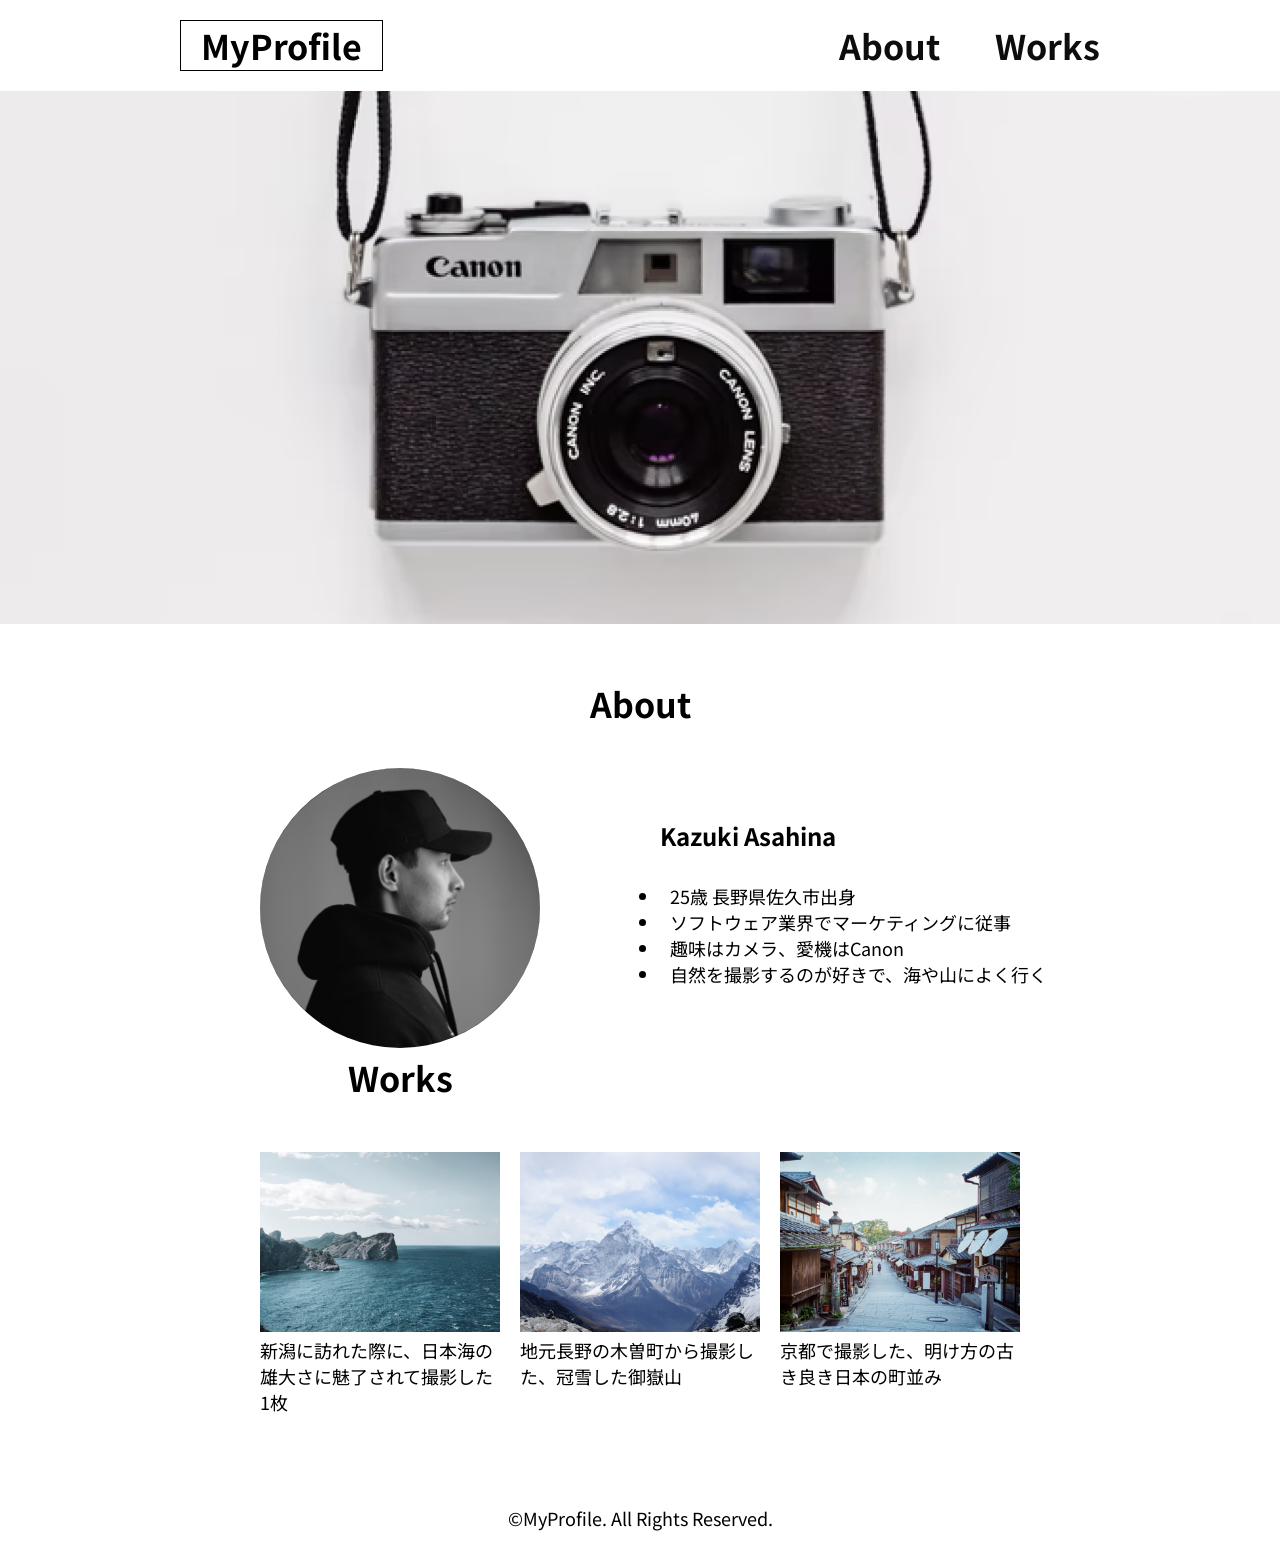
<file: kadai_001/index.html>
<!DOCTYPE html>
<html lang="ja">
<head>
    <meta charset="UTF-8">
    <meta name="viewport" content="width=device-width, initial-scale=1.0">
    <meta name="description" contrnt="My portfolioサイトの模写コーディング">
    <title>MyProfile</title>
    <link rel="stylesheet" href="style.css">
    <link rel="stylesheet" href="reset.css">
    <link href="https://fonts.googleapis.com/css2?family=Noto+Sans+JP&display=swap" rel="stylesheet">   
</head>
<body>
    <!-- ヘッダー -->
    <header>
        <div id="header-inner">
            <h1><a href="index.html">MyProfile</a></h1>

        <!-- ナビ -->
        <nav>
            <ul id="nav">
                <li><a href="index.html#about">About</a></li>
                <li><a href="index.html#works">Works</a></li>
            </ul>
        </nav>
        </div>
    </header>

    <!-- メイン -->
    <main>
        <article>
            <div>
                <img src="images/main.png" alt="CanonのCamera">
            </div>

        <!-- About -->
            <section id="about" class="clear">
                <h2>About</h2>
                <div class="photo01">
                    <img src="images/about.png" alt="Kazuki Asahina">
                </div>   
                <div class="content">
                    <p id="name">Kazuki Asahina</p>
                    <ul>
                        <li>25歳 長野県佐久市出身</li>
                        <li>ソフトウェア業界でマーケティングに従事</li>
                        <li>趣味はカメラ、愛機はCanon</li>
                        <li>自然を撮影するのが好きで、海や山によく行く</li>
                    </ul>
                </div>
            </section>

            <!-- Works -->
            <section id="works">
                <h2>Works</h2>
                <div class="works">
                    <figure class="works_photo">
                    <img src="images/works1.png" alt="works01">
                    <figcaption>新潟に訪れた際に、日本海の雄大さに魅了されて撮影した1枚</figcaption>  
                    </figure>
                    <figure class="works_photo">
                    <img src="images/works2.png" alt="works02">
                    <figcaption>地元長野の木曽町から撮影した、冠雪した御嶽山</figcaption>  
                    </figure>
                    <figure class="works_photo">
                    <img src="images/works3.png" alt="works03">
                    <figcaption>京都で撮影した、明け方の古き良き日本の町並み</figcaption>  
                    </figure>                                
                </div>
            </section>
    </article>
   </main>

    <!-- footer -->
    <footer>
        <p id="copyright">&copy;MyProfile. All Rights Reserved.</p>
    </footer>
    
</body>
</html>
</file>
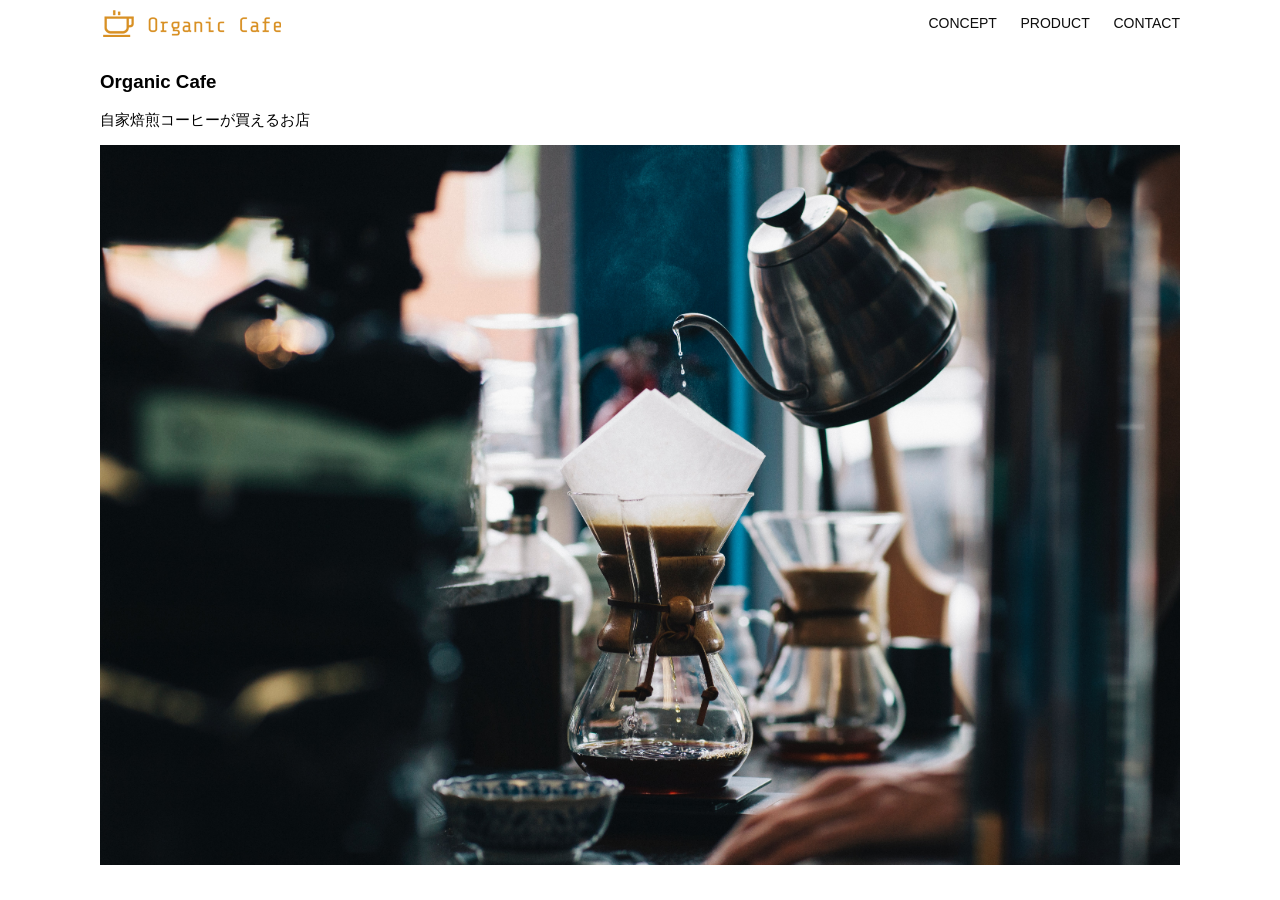
<file: kadai_013/index.html>
<!DOCTYPE html>
<html>
  <head>
    <title>Organic Cafe</title>
    <meta charset="UTF-8" />
    <meta name="description" content="自家焙煎のコーヒーがお家で楽しめるOrganic Cafe"/>
    <meta name="viewport" content="width=device-width, initial-scale=1.0" />
    <link rel="stylesheet" href="style.css" />
  </head>
  <body>
    <!-- ヘッダー -->
    <header>
      <!-- ロゴ -->
      <a href="index.html" id="logo"><img src="images/logo.png" alt="トップページに戻る"/></a>

      <!-- PC用ナビゲーション -->
      <nav id="nav-pc">
        <a href="index.html#concept">CONCEPT</a>
        <a href="index.html#product">PRODUCT</a>
        <a href="index.html#contact">CONTACT</a>
      </nav>

      <!-- スマホ用メニューボタン-->
      <img id="menu-sp" src="images/button-menu.png" alt="ナビゲーションを開く" onclick="document.getElementById('nav-sp').style.display = 'block'">

      <!-- スマホ用ナビゲーション -->
        <nav id="nav-sp">
          <ul>
             <li>
              <img id="close" href="index.html" src="images/button-close.png" alt="ナビゲーションを閉じる" onclick="document.getElementById('nav-sp').style.display = 'none'">
             </li>
             <li>
              <a id="logo-sp" href="index.html" onclick="document.getElementById('nav-sp').style.display = 'none'">
               <img src="images/logo-sp.png" alt="トップページへ戻る">
              </a>
             </li>             
             <li><a class="menu" href="index.html#concept" onclick="document.getElementById('nav-sp').style.display = 'none'">CONCEPT</a></li>
             <li><a class="menu" href="index.html#product" onclick="document.getElementById('nav-sp').style.display = 'none'">PRODUCT</a></li>
             <li><a class="menu" href="index.html#contact" onclick="document.getElementById('nav-sp').style.display = 'none'">CONTACT</a></li>
          </ul>
        </nav>
        </div>

    </header>

    <main>
      <article>
        <!-- メインビジュアル -->
        <section id="main-visual">
          <div id="main-message">
            <h1>Organic Cafe</h1>
            <p>自家焙煎コーヒーが買えるお店</p>
          </div>
          <img src="images/main-image.jpg" alt="コーヒーをハンドドリップで淹れる画像"/>
        </section>
      </article>
    </main>
  </body>
</html>
</file>
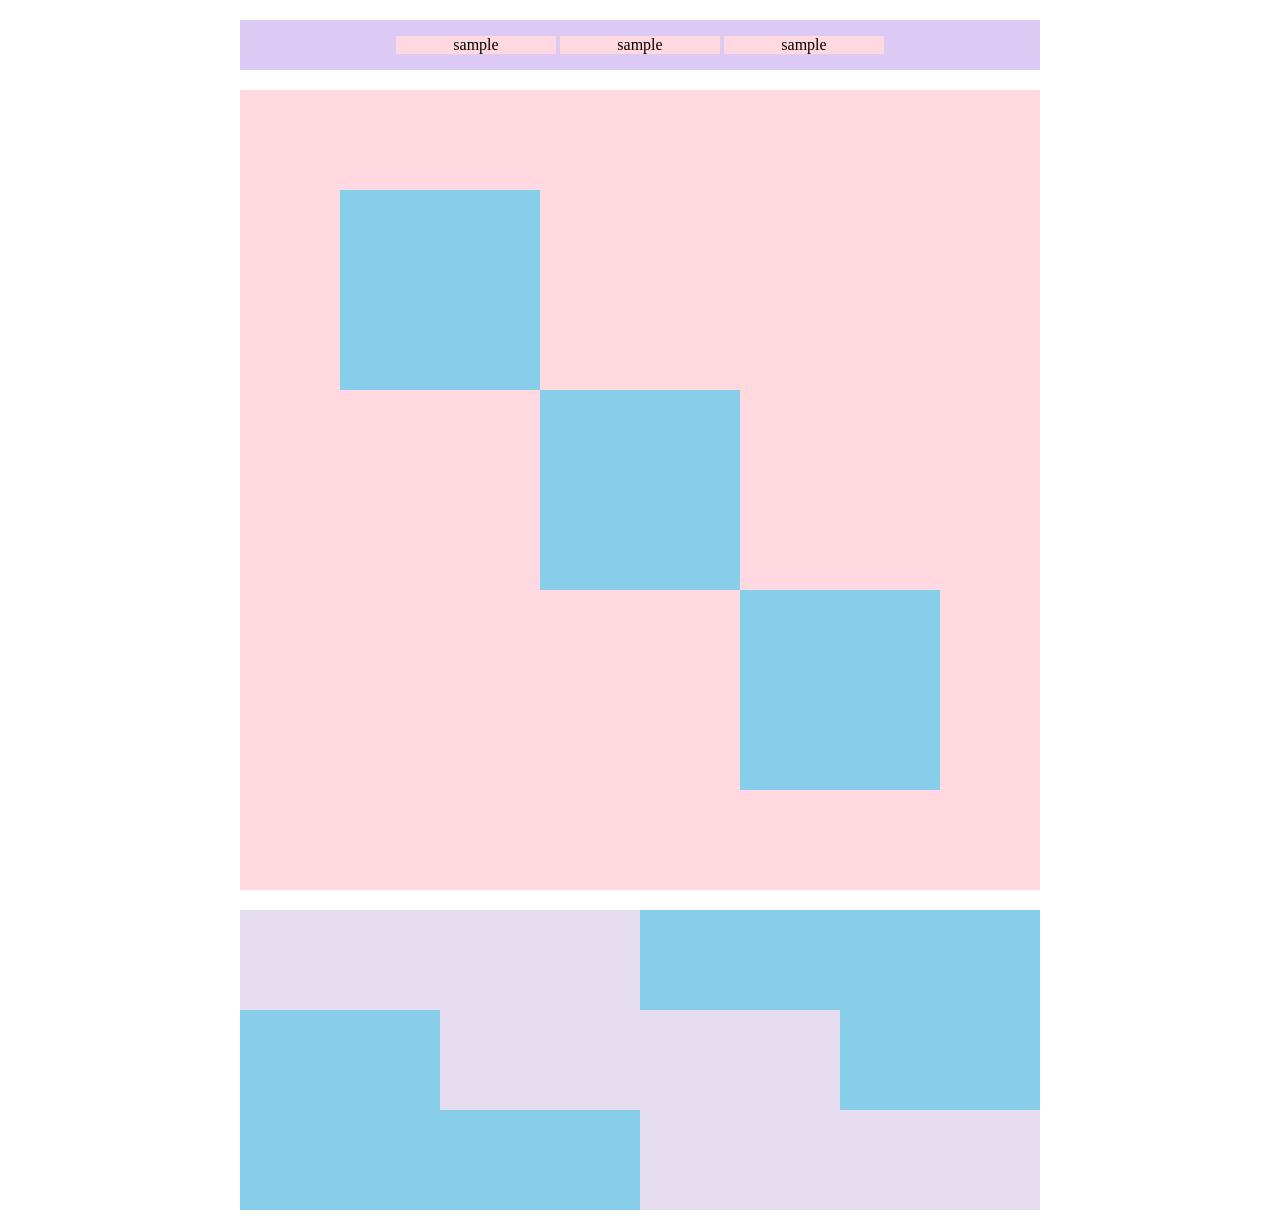
<file: kadai_018/index.html>
<!DOCTYPE html>
<html>
<head>
  <meta charset="UTF-8">
  <link rel="stylesheet" href="style.css">
  <meta name="description" content="このページは18章の課題です。">
  <title>18章課題</title>
</head>
<body>
  <div id="top">
    <p class="top-child">sample</p>
    <p class="top-child">sample</p>
    <p class="top-child">sample</p>
  </div>
  <div id="middle">
    <div id="middle-child01"></div>
    <div id="middle-child02"></div>
    <div id="middle-child03"></div>
  </div>
  <div id="bottom">
    <div id="bottom-child01"></div>
    <div id="bottom-child02"></div>
    <div id="bottom-child03"></div>
  </div>
</body>
</html>
</file>
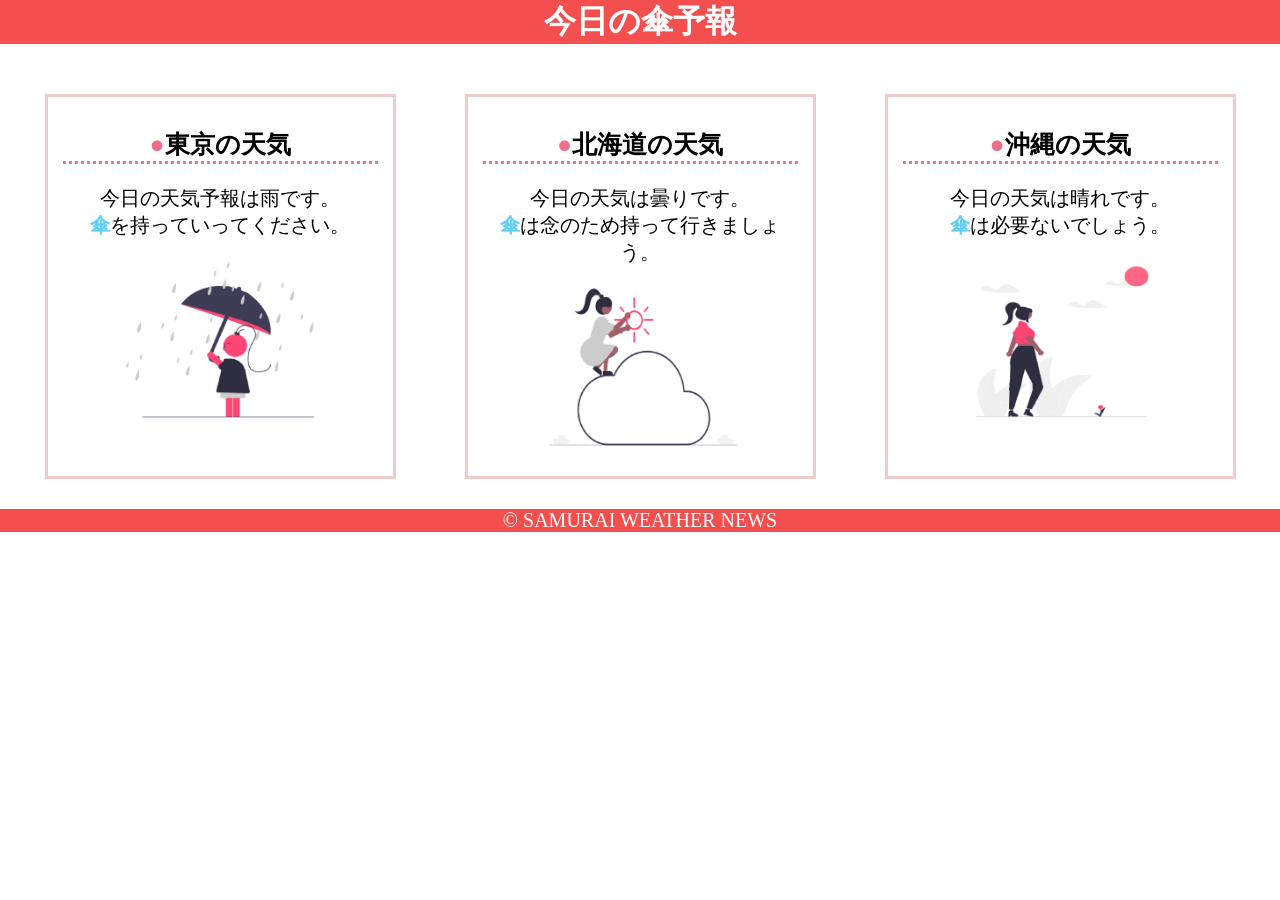
<file: kadai_022/index.html>
<!DOCTYPE html>
<html lang="ja">
<head>
    <meta charset="UTF-8">
    <meta name="viewport" content="width=device-width, initial-scale=1.0">
    <link rel="stylesheet"  href="style.css">
    <meta name="description" content="このページは22章の課題です。">
    <title>22章課題</title>
</head>
<body>
    <header>
        <h1>今日の傘予報</h1>
    </header>

    <main>
        <div id="parent">
            <div class="contents">
                <h2>東京の天気</h2>
                <p>今日の天気予報は雨です。</p>
                <p>傘を持っていってください。</p>
                <img src="images/rainy.png" alt="雨">
            </div>
            <div class="contents">
                <h2>北海道の天気</h2>
                <p>今日の天気は曇りです。</p>
                <p>傘は念のため持って行きましょう。</p>
                <img src="images/cloudy.png" alt="曇り">
            </div>
            <div class="contents">
                <h2>沖縄の天気</h2>
                <p>今日の天気は晴れです。</p>
                <p>傘は必要ないでしょう。</p>
                <img src="images/sunny.png" alt="晴れ">
        </div>

    </main>

    <footer>
        <a href="https://www.sejuku.net/corp">&copy; SAMURAI WEATHER NEWS</a>
    </footer>
</body>
</html>
</file>
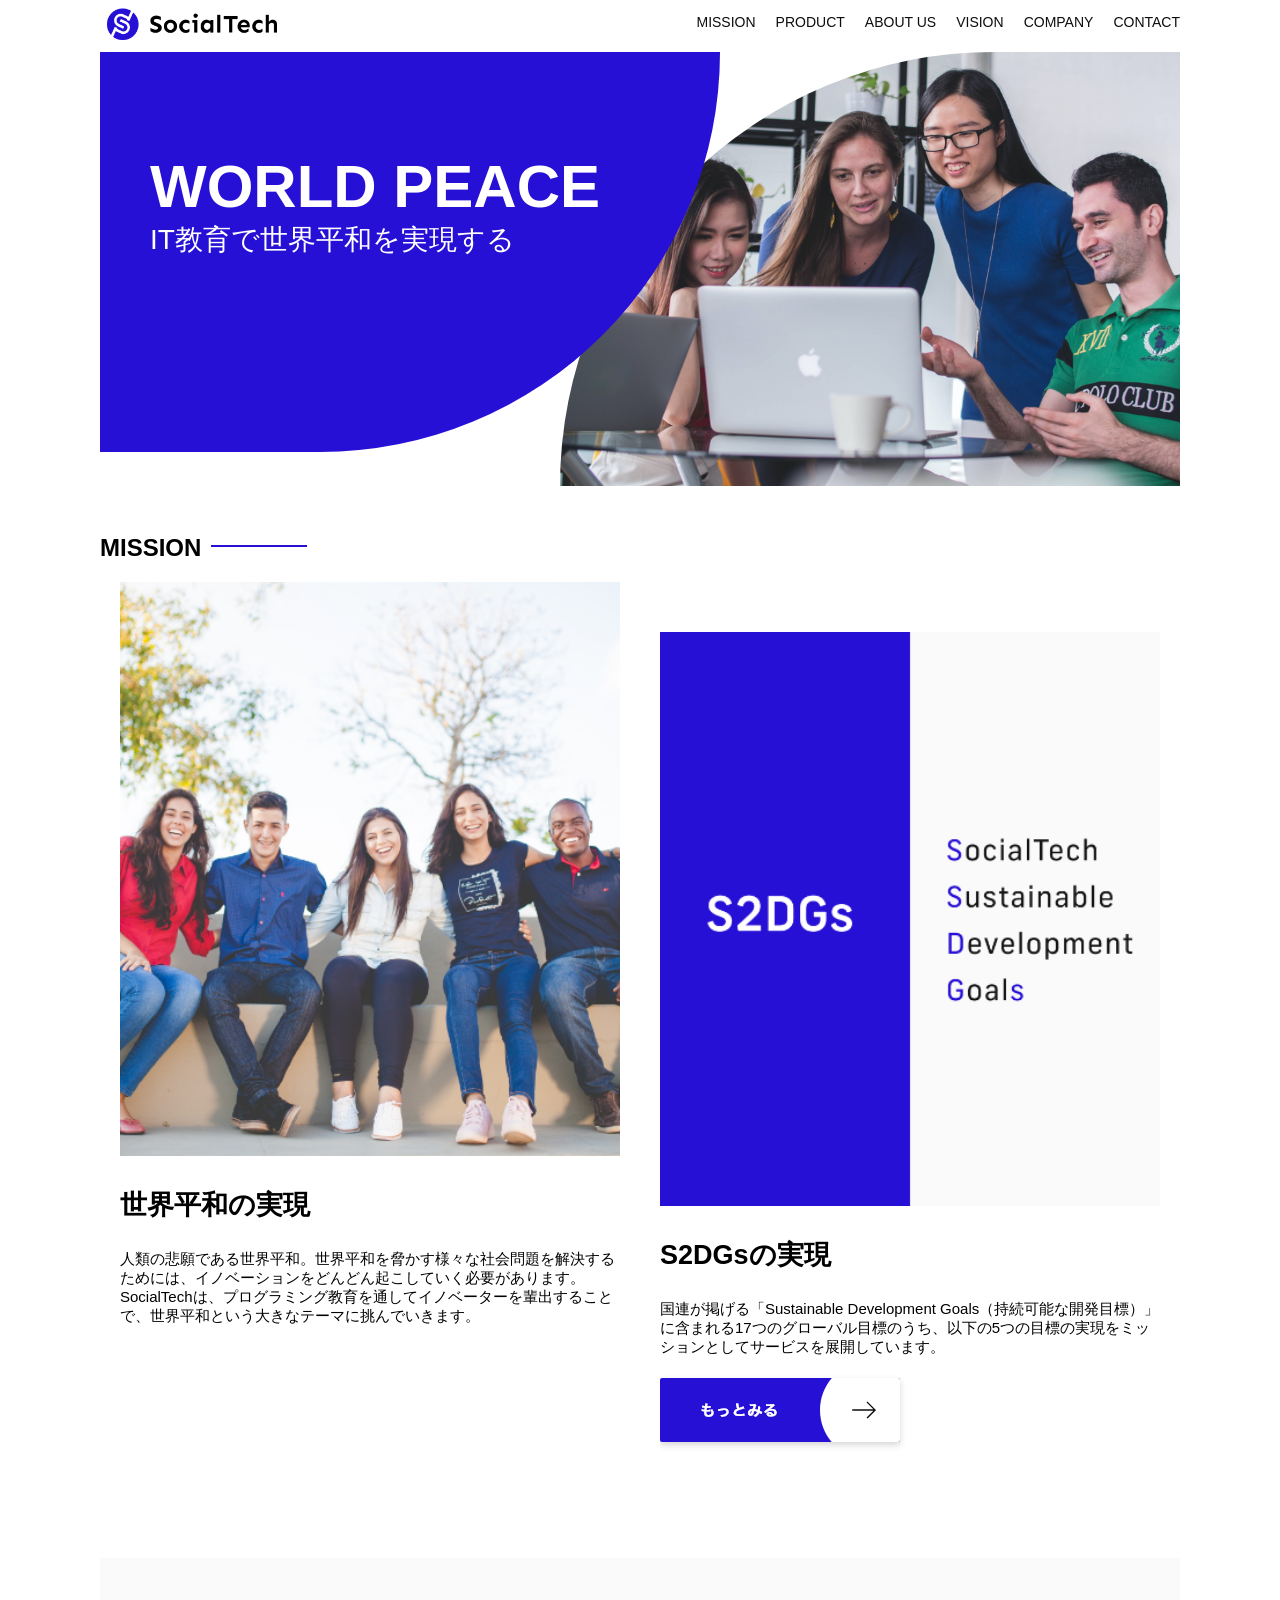
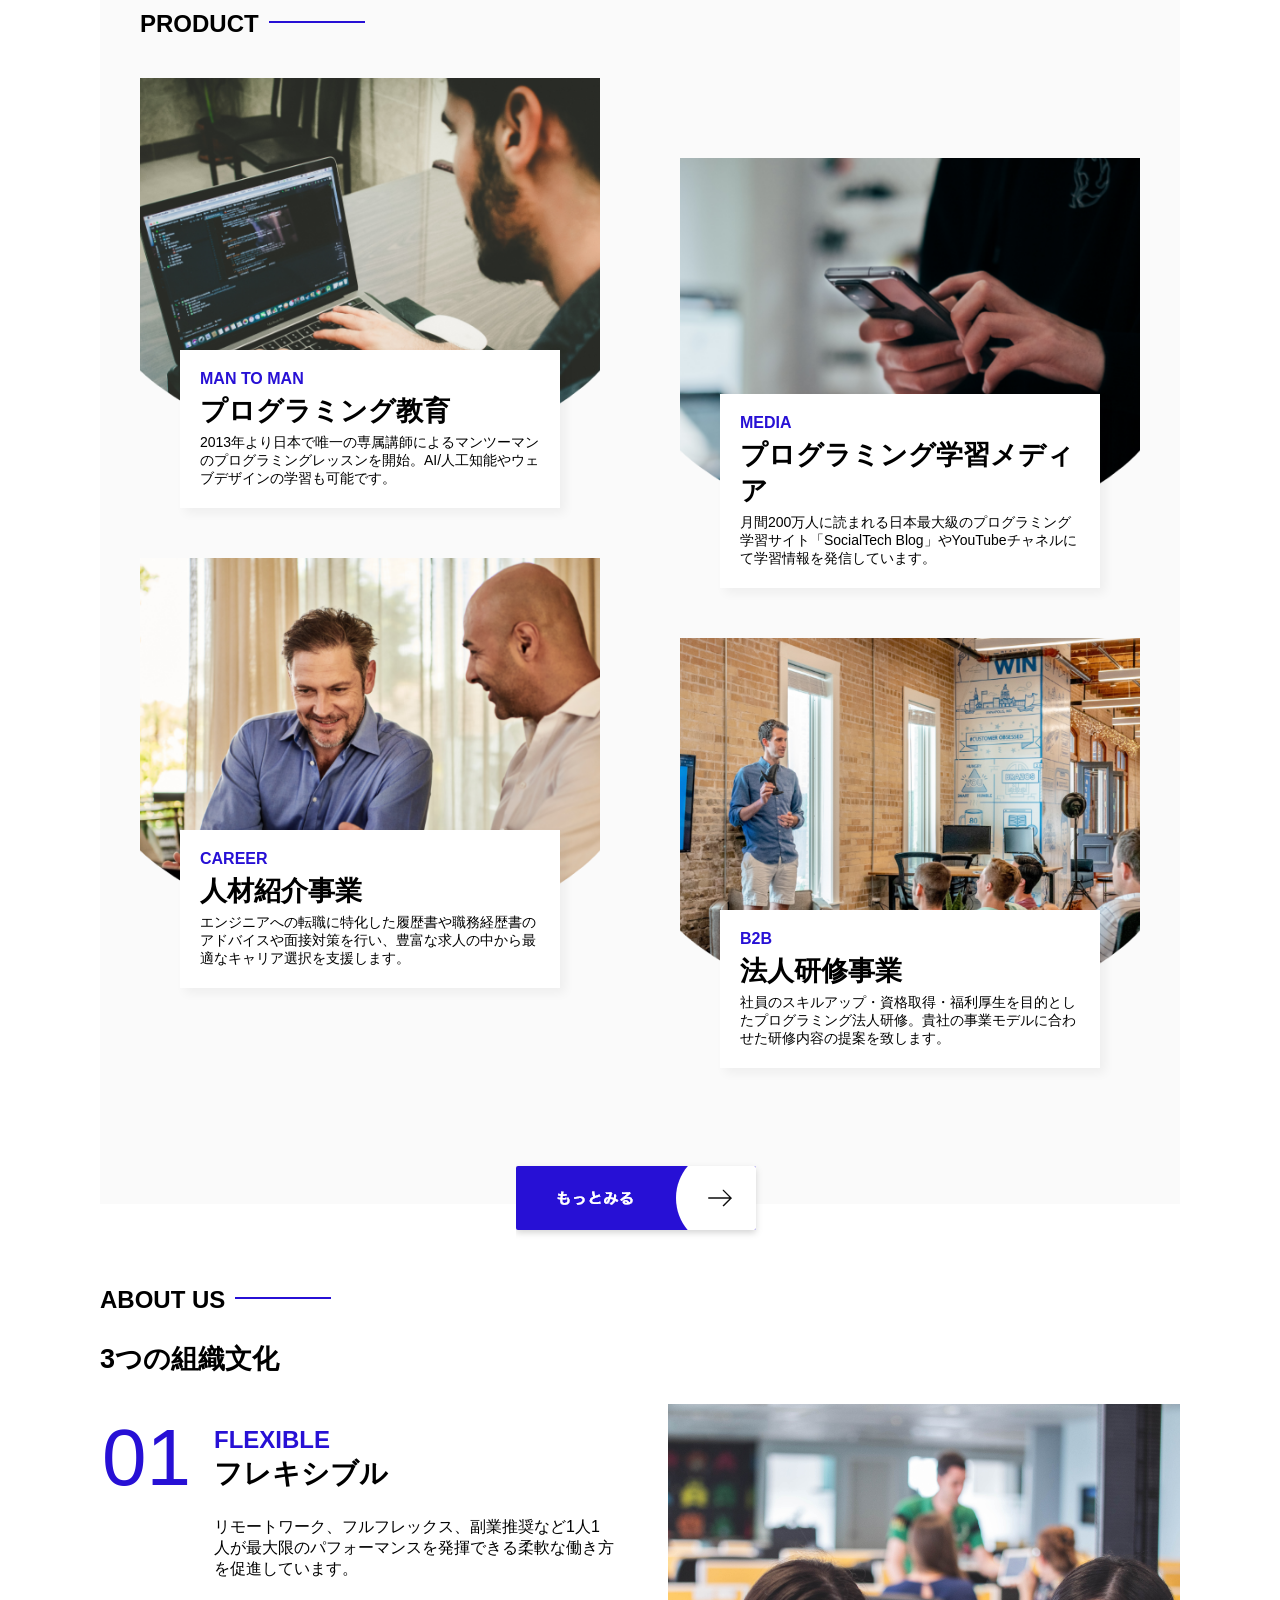
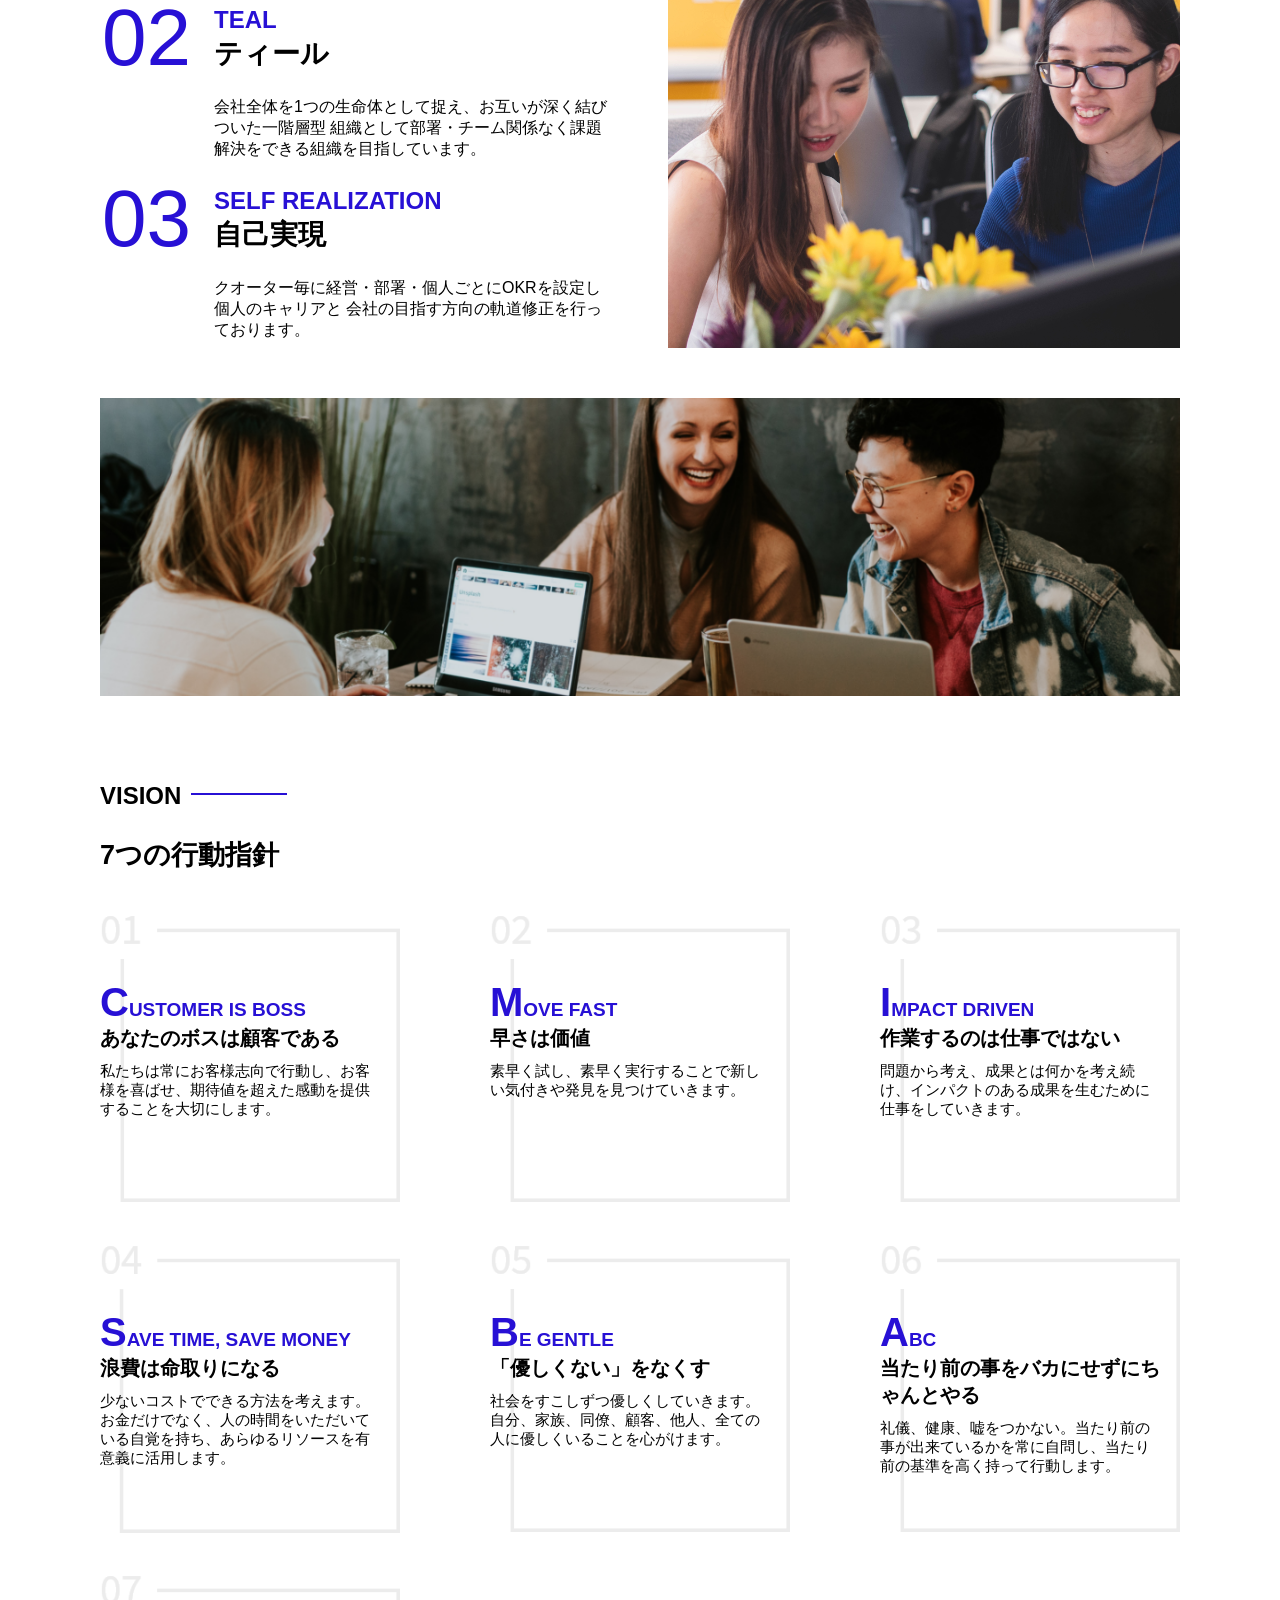
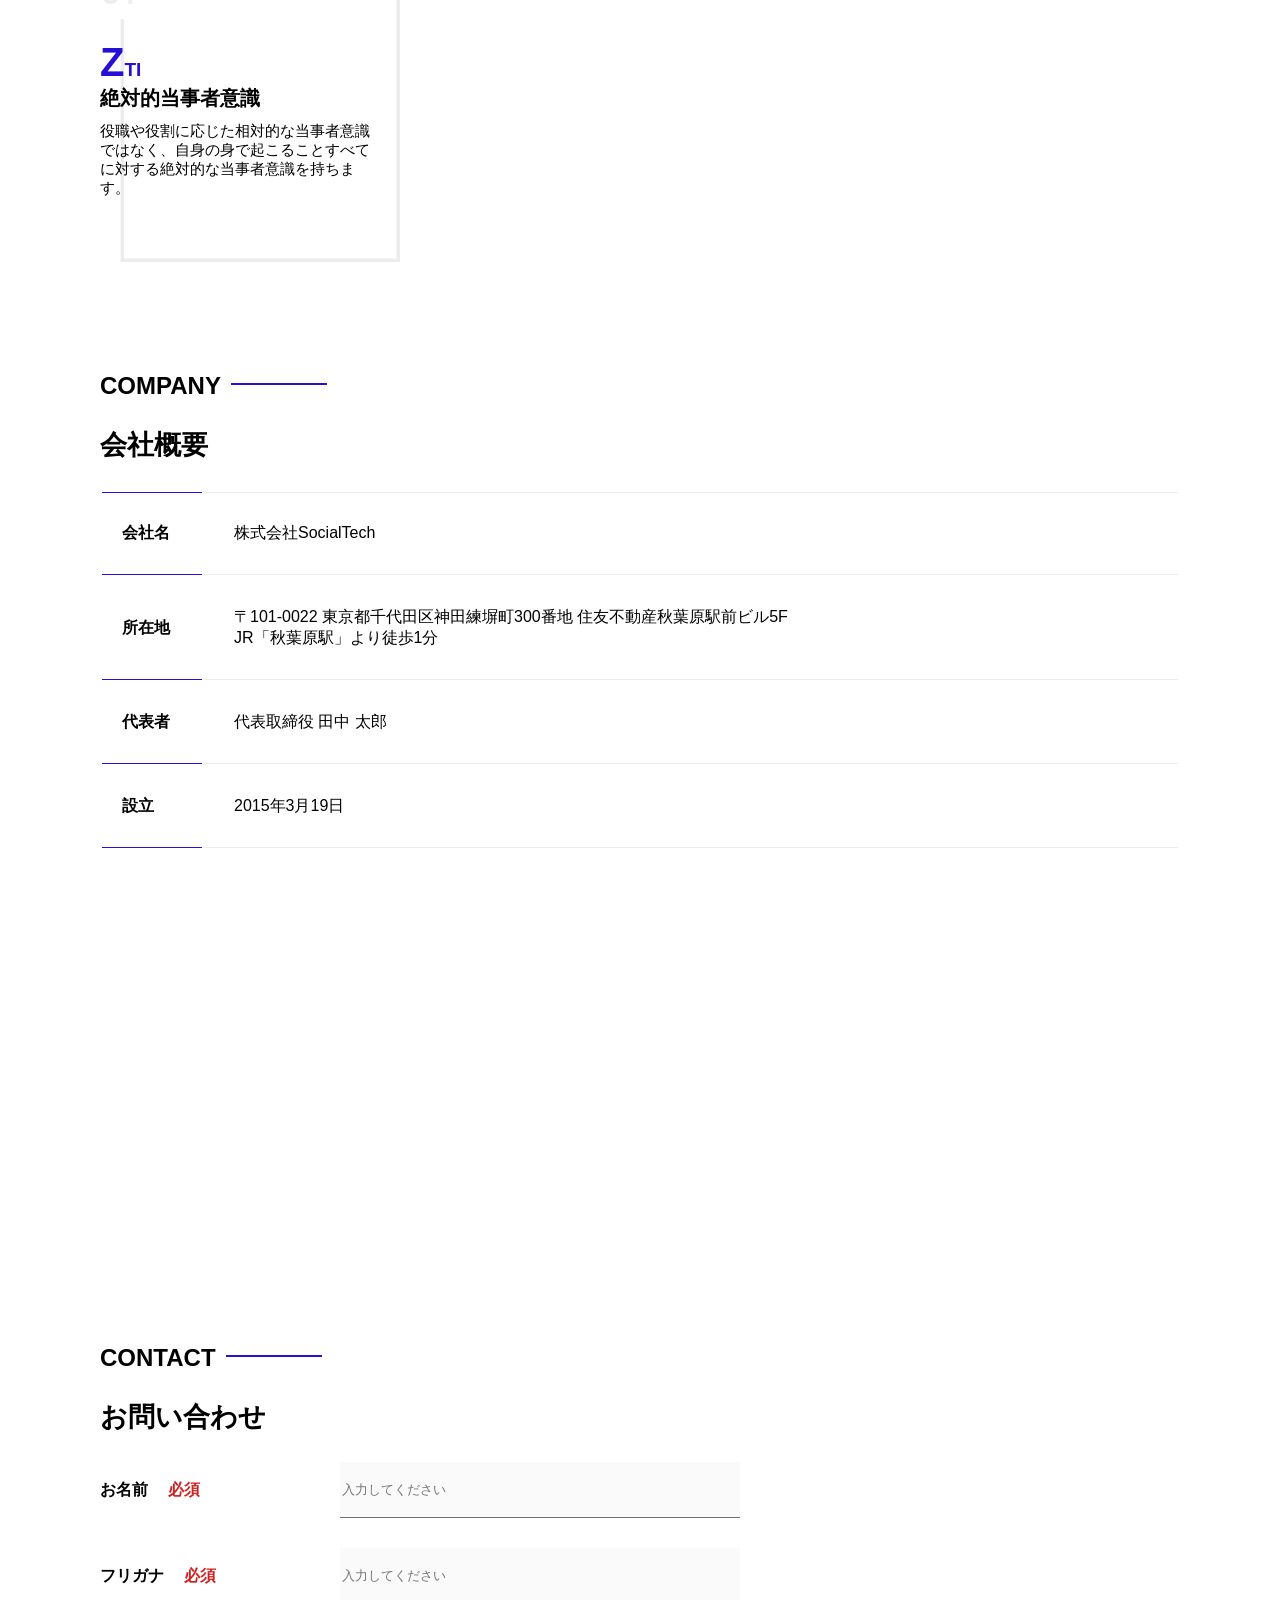
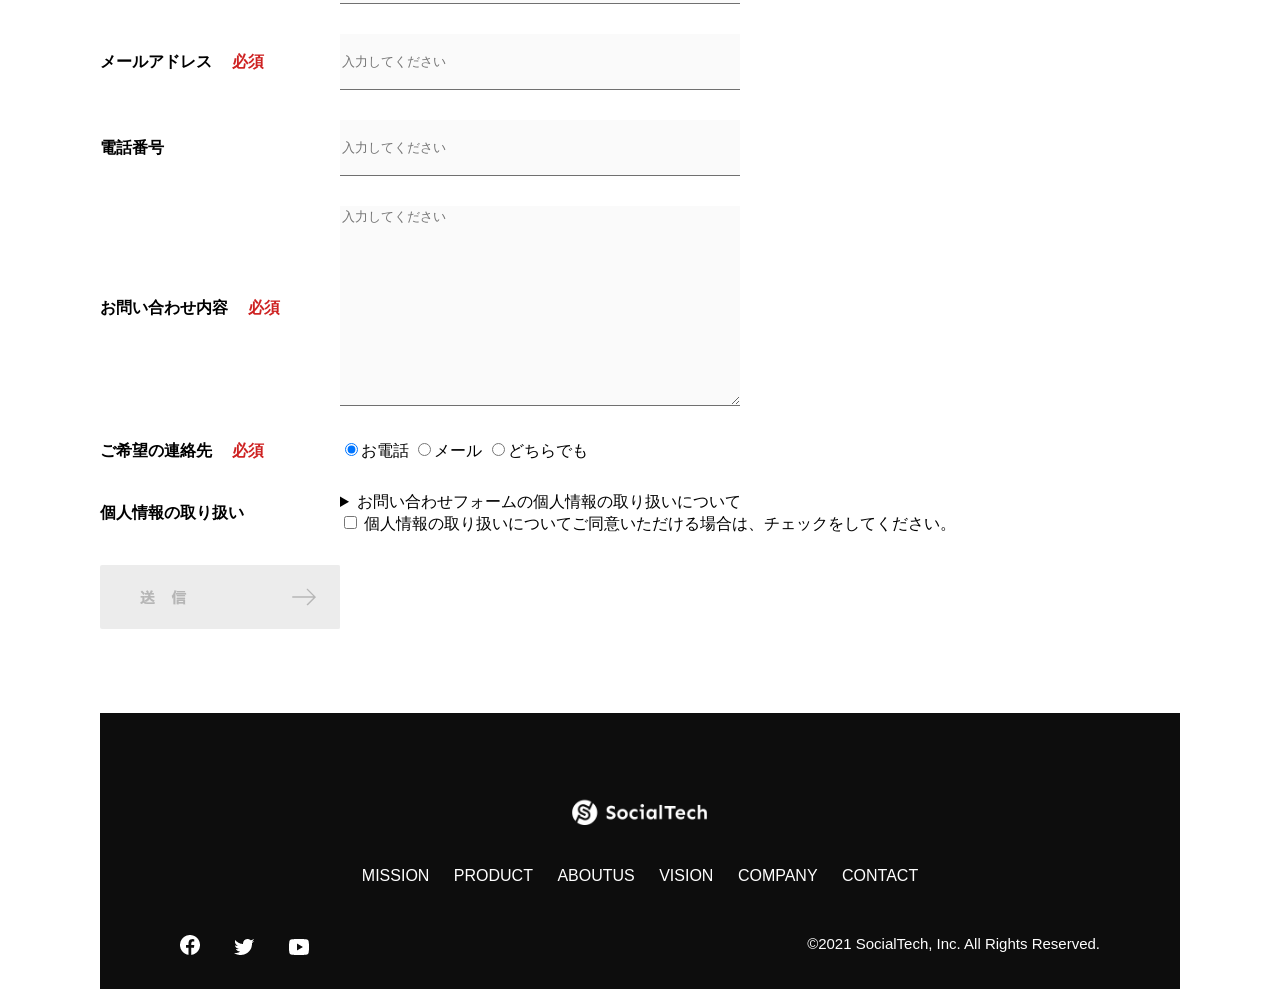
<file: kadai_tutorial_output/index.html>
<!DOCTYPE html>
<html lang="ja">
<head>
    <title>SocialTech</title>
    <meta charset="utf-8">
    <meta name="viewport" content="width=device-width, initial-scale=1.0">
    <meta name="description" content="SocialTechはEdTech業界のリーディングカンパニーを目指します。">
    <link rel="stylesheet" href="style.css">
</head>

<body>
    <!-- ヘッダー -->
     <header>
        <!-- ロゴ -->
         <a href="index.html" id="logo">
            <img src="images/logo.png" alt="トップページに戻る">
         </a>
         <!-- PC用ナビゲーション -->
          <nav id="nav-pc">
            <ul>
                <li><a href="mission.html">MISSION</a></li>
                <li><a href="product.html">PRODUCT</a></li>
                <li><a href="index.html#aboutus">ABOUT US</a></li>
                <li><a href="index.html#vision">VISION</a></li>
                <li><a href="index.html#company">COMPANY</a></li>
                <li><a href="index.html#contact">CONTACT</a></li>
            </ul>
          </nav>
          <!-- スマホ用メニューボタン -->
           <button id="menu-sp" onclick="document.getElementById('nav-sp').style.display ='block'">
           <img src="images/button-menu.png" alt="ナビゲーションを開く">
           </button>
           <!-- スマホ用ナビゲーション -->
            <div id="nav-sp">
               <button id="close" onclick="document.getElementById('nav-sp').style.display = 'none'">
                  <img src="images/button-close.png" alt="ナビゲーションを閉じる">
               </button>
               <nav>
                  <ul>
                     <li>
                        <a id="logo-sp" href="index.html" onclick="document.getElementById('nav-sp').style.display = 'none'"><img src="images/logo-sp.png" alt="トップページへ戻る"></a>
                     </li>
                     <li><a class="menu" href="mission.html" onclick="document.getElementById('nav-sp').style.display ='none'">MISSION</a></li>
                     <li><a class="menu" href="product.html" onclick="document.getElementById('nav-sp').style.display ='none'">PRODUCT</a></li>
                     <li><a class="menu" href="index.html#aboutus" onclick="document.getElementById('nav-sp').style.display ='none'">ABOUT US</a></li>
                     <li><a class="menu" href="index.html#vision" onclick="document.getElementById('nav-sp').style.display ='none'">VISION</a></li>
                     <li><a class="menu" href="index.html#company" onclick="document.getElementById('nav-sp').style.display ='none'">COMPANY</a></li>
                     <li><a class="menu" href="index.html#contact" onclick="document.getElementById('nav-sp').style.display ='none'">CONTACT</a></li>
                  </ul>
               </nav>
               <div id="sns">
                  <a href="https://www.facebook.com/sejuku2013">
                     <img src="images/button-facebook.png" alt="facebookのリンク">
                  </a>
                  <a href="https://twitter.com/samuraijuku">
                     <img src="images/button-twitter.png" alt="Twitterのリンク">
                  </a>
                  <a href="https://www.youtube.com/channel/UCCFOQO5aDK0xXam4cUQXT8g">
                     <img src="images/button-youtube.png" alt="YouTubeのリンク">
                  </a>
               </div>
            </div>
     </header>

     <main>
        <article>
            <!-- メインビジュアル -->
             <section id="main-visual">
                <div id="main-message">
                    <h1>WORLD PEACE</h1>
                    <p>IT教育で世界平和を実現する</p>
                </div>
                <img src="images/index/index-main.png" alt="PCの周りに集まる多国籍の仲間たち">
             </section>

             <!-- ミッション -->
              <section id="mission">
                <h2 class="index-h2">MISSION</h2>
                <div id="mission-flex">
                    <div>
                        <img id="mission-photo" src="images/index/index-mission.png" alt="屋外のベンチで写真を撮影する多国籍の仲間たち">
                        <h3>世界平和の実現</h3>
                        <p>人類の悲願である世界平和。世界平和を脅かす様々な社会問題を解決するためには、イノベーションをどんどん起こしていく必要があります。SocialTechは、プログラミング教育を通してイノベーターを輩出することで、世界平和という大きなテーマに挑んでいきます。
                        </p>
                    </div>
                    <div>
                        <img id="s2dgs" src="images/index/s2dgs.png" alt="S2DGs">
                        <h3>S2DGsの実現</h3>
                        <p>国連が掲げる「Sustainable Development Goals（持続可能な開発目標）」に含まれる17つのグローバル目標のうち、以下の5つの目標の実現をミッションとしてサービスを展開しています。</p>
                        <a href="mission.html">
                            <img src="images/button-more.png" alt="もっとみる">
                        </a>
                    </div>
                </div>
              </section>

	  <!-- プロダクト -->
	  <section id="product">
	    <h2 class="index-h2">PRODUCT</h2>
	      <div class="product-flex">
		<div id="product-left">
		   <div>
		      <img class="product-photo" src="images/index/index-mantoman.png" alt="PCでコードを書く男性">
		      <div class="product-explain">
			<span>MAN TO MAN</span>
			<h3>プログラミング教育</h3>
			<p>2013年より日本で唯一の専属講師によるマンツーマンのプログラミングレッスンを開始。AI/人工知能やウェブデザインの学習も可能です。</p>
		      </div>
		   </div>
		   <div>
		      <img class="product-photo" src="images/index/index-career.png" alt="笑顔で話し合う2人の男性">
		      <div class="product-explain">
			<span>CAREER</span>
			<h3>人材紹介事業</h3>
			<p>エンジニアへの転職に特化した履歴書や職務経歴書のアドバイスや面接対策を行い、豊富な求人の中から最適なキャリア選択を支援します。</p>
		      </div>
		   </div>
		</div>
		<div id="product-right">
		   <div>
		      <img class="product-photo" src="images/index/index-media.png" alt="スマートフォンを操作する人">
		      <div class="product-explain">
			<span>MEDIA</span>
			<h3>プログラミング学習メディア</h3>
			<p>月間200万人に読まれる日本最大級のプログラミング学習サイト「SocialTech Blog」やYouTubeチャネルにて学習情報を発信しています。</p>
		      </div>
		   </div>
		   <div>
		      <img class="product-photo" src="images/index/index-b2b.png" alt="講演中の男性とそれを聴く人々">
		      <div class="product-explain">
			<span>B2B</span>
			<h3>法人研修事業</h3>
			<p>社員のスキルアップ・資格取得・福利厚生を目的としたプログラミング法人研修。貴社の事業モデルに合わせた研修内容の提案を致します。</p>
		      </div>
		   </div>
		</div>
	   </div>
	<div id="product-more">
         <a href="product.html">
         <img src="images/button-more.png" alt="もっとみる">
         </a>
        </div>
	  </section>

     <!-- ABOUT US -->
      <section id="aboutus">
         <h2 class="index-h2">ABOUT US</h2>
           <h3>3つの組織文化</h3>
           <div>
            <table class="culture-table">
               <tr>
                  <td class="culture-num">01</td>
                  <th><span class="culture-en">FLEXIBLE</span><br>フレキシブル</th>
               </tr>
               <tr>
                  <td><!--空のセル--></td>
                  <td class="culture-description">リモートワーク、フルフレックス、副業推奨など1人1人が最大限のパフォーマンスを発揮できる柔軟な働き方を促進しています。</td>
               </tr>
               <tr>
                  <td class="culture-num">02</td>
                  <th><span class="culture-en">TEAL</span><br>ティール</th>
               </tr>
               <tr>
                  <td></td>
                  <td class="culture-description">会社全体を1つの生命体として捉え、お互いが深く結びついた一階層型 組織として部署・チーム関係なく課題解決をできる組織を目指しています。</td>
               </tr>
               <tr>
                  <td class="culture-num">03</td>
                  <th><span class="culture-en">SELF REALIZATION</span><br>自己実現</th>
               </tr>
                <tr>
                  <td><!--空のセル--></td>
                  <td class="culture-description">クオーター毎に経営・部署・個人ごとにOKRを設定し個人のキャリアと 会社の目指す方向の軌道修正を行っております。</td>
               </tr>
            </table>
            <img class="culture-img" src="images/index/index-aboutus1.png" alt="笑顔で話し合う2人の女性">
           </div>
           <img class="culture-img2" src="images/index/index-aboutus2.png" alt="笑顔で話し合う3人の男女">
      </section>
      <!-- VISION -->
       <section id="vision">
         <h2 class="index-h2">VISION</h2>
          <h3>7つの行動指針</h3>
           <div>
                <div class="vision-box">
                  <img src="images/index/vision-01.png" alt="01">
                    <div>
                       <h4>CUSTOMER IS BOSS</h4>
                       <h5>あなたのボスは顧客である</h5>
                       <p>私たちは常にお客様志向で行動し、お客様を喜ばせ、期待値を超えた感動を提供することを大切にします。</p>
                    </div>
                </div>
                <div class="vision-box">
                  <img src="images/index/vision-02.png" alt="02">
                    <div>
                       <h4>MOVE FAST</h4>
                       <h5>早さは価値</h5>
                       <p>素早く試し、素早く実行することで新しい気付きや発見を見つけていきます。</p>
                    </div>
                </div>
                 <div class="vision-box">
                  <img src="images/index/vision-03.png" alt="03">
                    <div>
                       <h4>IMPACT DRIVEN</h4>
                       <h5>作業するのは仕事ではない</h5>
                       <p>問題から考え、成果とは何かを考え続け、インパクトのある成果を生むために仕事をしていきます。</p>
                    </div>
                </div>
                <div class="vision-box">
                  <img src="images/index/vision-04.png" alt="04">
                    <div>
                       <h4>SAVE TIME, SAVE MONEY</h4>
                       <h5>浪費は命取りになる</h5>
                       <p>少ないコストでできる方法を考えます。お金だけでなく、人の時間をいただいている自覚を持ち、あらゆるリソースを有意義に活用します。</p>
                    </div>
                </div>
                 <div class="vision-box">
                  <img src="images/index/vision-05.png" alt="05">
                    <div>
                       <h4>BE GENTLE</h4>
                       <h5>「優しくない」をなくす</h5>
                       <p>社会をすこしずつ優しくしていきます。自分、家族、同僚、顧客、他人、全ての人に優しくいることを心がけます。</p>
                    </div>
                </div>
                <div class="vision-box">
                  <img src="images/index/vision-06.png" alt="06">
                    <div>
                       <h4>ABC</h4>
                       <h5>当たり前の事をバカにせずにちゃんとやる</h5>
                       <p>礼儀、健康、嘘をつかない。当たり前の事が出来ているかを常に自問し、当たり前の基準を高く持って行動します。</p>
                    </div>
                </div>
                <div class="vision-box">
                  <img src="images/index/vision-07.png" alt="07">
                    <div>
                       <h4>ZTI</h4>
                       <h5>絶対的当事者意識</h5>
                       <p>役職や役割に応じた相対的な当事者意識ではなく、自身の身で起こることすべてに対する絶対的な当事者意識を持ちます。</p>
                    </div>
                </div>
           </div>
       </section>

       <!-- COMPANY -->
        <section id="company">
         <h2 class="index-h2">COMPANY</h2>
         <h3>会社概要</h3>
           <table id="company-table">
              <tr>
               <th class="tableheader tableheader-first">会社名</th>
               <td class="cell cell-first">株式会社SocialTech</td>
              </tr>
              <tr>
               <th class="tableheader">所在地</th>
               <td class="cell">〒101-0022 東京都千代田区神田練塀町300番地 住友不動産秋葉原駅前ビル5F<br>JR「秋葉原駅」より徒歩1分</td>
              </tr>
              <tr>
               <th class="tableheader">代表者</th>
               <td class="cell">代表取締役 田中 太郎</td>
              </tr>
              <tr>
               <th class="tableheader">設立</th>
               <td class="cell">2015年3月19日</td>
              </tr>
           </table>
         <iframe 
      src="https://www.google.com/maps/embed?pb=!1m18!1m12!1m3!1d3240.0688551336807!2d139.7720776771055!3d35.69992317258124!2m3!1f0!2f0!3f0!3m2!1i1024!2i768!4f13.1!3m3!1m2!1s0x60188fee13660e23%3A0x77137876edf742ac!2z5L2P5Y-L5LiN5YuV55Sj56eL6JGJ5Y6f6aeF5YmN44OT44Or!5e0!3m2!1sja!2sjp!4v1704858013291!5m2!1sja!2sjp" 
      style="border: 0" allowfullscreen="" loading="lazy">
         </iframe>       
        </section>
        <!-- お問合せフォーム-->
         <section id="contact">
            <h2 class="index-h2">CONTACT</h2>
            <h3>お問い合わせ</h3>
            <form>
               <div>
                  <div class="contact-heading">
                     <label class="contact-label">お名前<span class="contact-span">必須</span></label>
                  </div>
                  <div>
                     <input type="text" name="name" placeholder="入力してください" class="contact-textbox">
                  </div>
               </div>
              <div>
                  <div class="contact-heading">
                     <label class="contact-label">フリガナ<span class="contact-span">必須</span></label>
                  </div>
                  <div>
                     <input type="text" name="hurigana" placeholder="入力してください" class="contact-textbox">
                  </div>
               </div>
              <div>
                  <div class="contact-heading">
                     <label class="contact-label">メールアドレス<span class="contact-span">必須</span></label>
                  </div>
                  <div>
                     <input type="text" name="email" placeholder="入力してください" class="contact-textbox">
                  </div>
               </div>
              <div>
                  <div class="contact-heading">
                     <label class="contact-label">電話番号</label>
                  </div>
                  <div>
                     <input type="text" name="tel" placeholder="入力してください" class="contact-textbox">
                  </div>
               </div> 
              <div>
                  <div class="contact-heading">
                     <label class="contact-label">お問い合わせ内容<span class="contact-span">必須</span></label>
                  </div>
                  <div>
                     <textarea class="contact-textarea" placeholder="入力してください" name="message"></textarea>
                  </div>
               </div>
               <div>
                  <div class="contact-heading">
                     <label class="contact-label">ご希望の連絡先<span class="contact-span">必須</span></label></div>
                  <div><input class="radiobutton" type="radio" value="tel" name="contact" checked><label>お電話</label>
			<input class="radiobutton" type="radio" value="mail" name="contact"><label>メール</label>
			<input class="radiobutton" type="radio" value="both" name="contact"><label>どちらでも</label></div>
               </div>
               <div>
		<div class="contact-heading">
		  <label class="contact-label">個人情報の取り扱い</label></div>
		<div>
                  <details>
                     <summary>お問い合わせフォームの個人情報の取り扱いについて</summary>
                       <div>
                          <dl>
                             <dt>1.組織の名称又は氏名</dt>
                             <dd>株式会社SocialTech</dd>
                             <dt>2.個人情報保護管理者（若しくはその代理人）の氏名又は職名、所属及び連絡先</dt>
                             <dd>
                                <p>鈴木一郎　コーポレート部</p>
                                <p>メールアドレス：samurai@example.com</p>
                                <p>TEL:03-1234-5678</p>
                             </dd>
                             <dt>3.個人情報の利用目的</dt>
                             <dd>
                                <ul>
                                 <li>・本サービス及び本サービスに関連する情報の提供又はそれらに関する連絡のため</li>
                                 <li>・ユーザーの本人確認のため</li>
                                 <li>・当社サービスのご案内のため</li>
                                 <li>当社の商品等の広告または宣伝（電子メールによるものを含むものとします。）</li>
                                </ul>
                             </dd>
                             <dt>４．個人情報の取り扱い業務の委託</dt>
                              <dd>個人情報の取扱業務の全部または一部を外部に業務委託する場合があります。その際、弊社は、個人情報を適切に保護できる管理体制を敷き実行していることを条件として委託先を厳選したうえで、機密保持契約を委託先と締結し、お客様の個人情報を厳密に管理させます。</dd>
                              <dt>５．個人情報の開示等の請求</dt>
                              <dd>
                                 お客様は、弊社に対してご自身の個人情報の開示等（利用目的の通知、開示、内容の訂正・追加・削除、利用の停止または消去、第三者への提供の停止）に関して、当社問合わせ窓口に申し出ることができます。<br>
                                 その際、弊社はお客様ご本人を確認させていただいたうえで、合理的な期間内に対応いたします。<br>
                                 なお、個人情報に関する弊社問合わせ先は、次の通りです。
                              </dd>
                              <dd>
                                 <p>株式会社SocialTech　個人情報問合せ窓口</p>
                                 <p>〒150-0043　東京都千代田区神田練塀町300番地 住友不動産秋葉原駅前ビル5F</p>
                                 <p>メールアドレス：samurai@example.com　TEL：03-1234-5678</p>
                              </dd>
         
                              <dt>６．個人情報を提供されることの任意性について</dt>
                              <dd>お客様がご自身の個人情報を弊社に提供されるか否かは、お客様のご判断によりますが、もしご提供されない場合には、適切なサービスが提供できない場合がありますので予めご了承ください。</dd>
                          </dl>
                       </div>
                  </details>
                  <input type="checkbox" name="agree">
                  <span>個人情報の取り扱いについてご同意いただける場合は、チェックをしてください。</span>
               </div>
            </div>
               <input type="image" src="images/button-submit.png" alt="送信する">
            </form>
         </section>
     </article>
   </main>
   <footer>
      <div id="footer-logo">
         <img src="images/logo-sp.png" alt="SocialTech">
      </div>
      <div id="footer-link">
         <a href="mission.html">MISSION</a>
         <a href="product.html">PRODUCT</a>
         <a href="index.html#aboutus">ABOUTUS</a>
         <a href="index.html#vision">VISION</a>
         <a href="index.html#company">COMPANY</a>
         <a href="index.html#contact">CONTACT</a>
      </div>
      <div id="sns-footer">
         <div class="sns-btns">
            <a href="https://www.facebook.com/sejuku2013"><img src="images/button-facebook.png" alt="Facebookのリンク"></a>
            <a href="https://twitter.com/samuraijuku"><img src="images/button-twitter.png" alt="Twitterのリンク"></a>
            <a href="https://www.youtube.com/channel/UCCFOQO5aDK0xXam4cUQXT8g"><img src="images/button-youtube.png" alt="YouTubeのリンク"></a>
         </div>
         <p id="copyright">&copy;2021 SocialTech, Inc. All Rights Reserved.</p>
      </div>
      
   </footer>
</body>
</html>
</file>
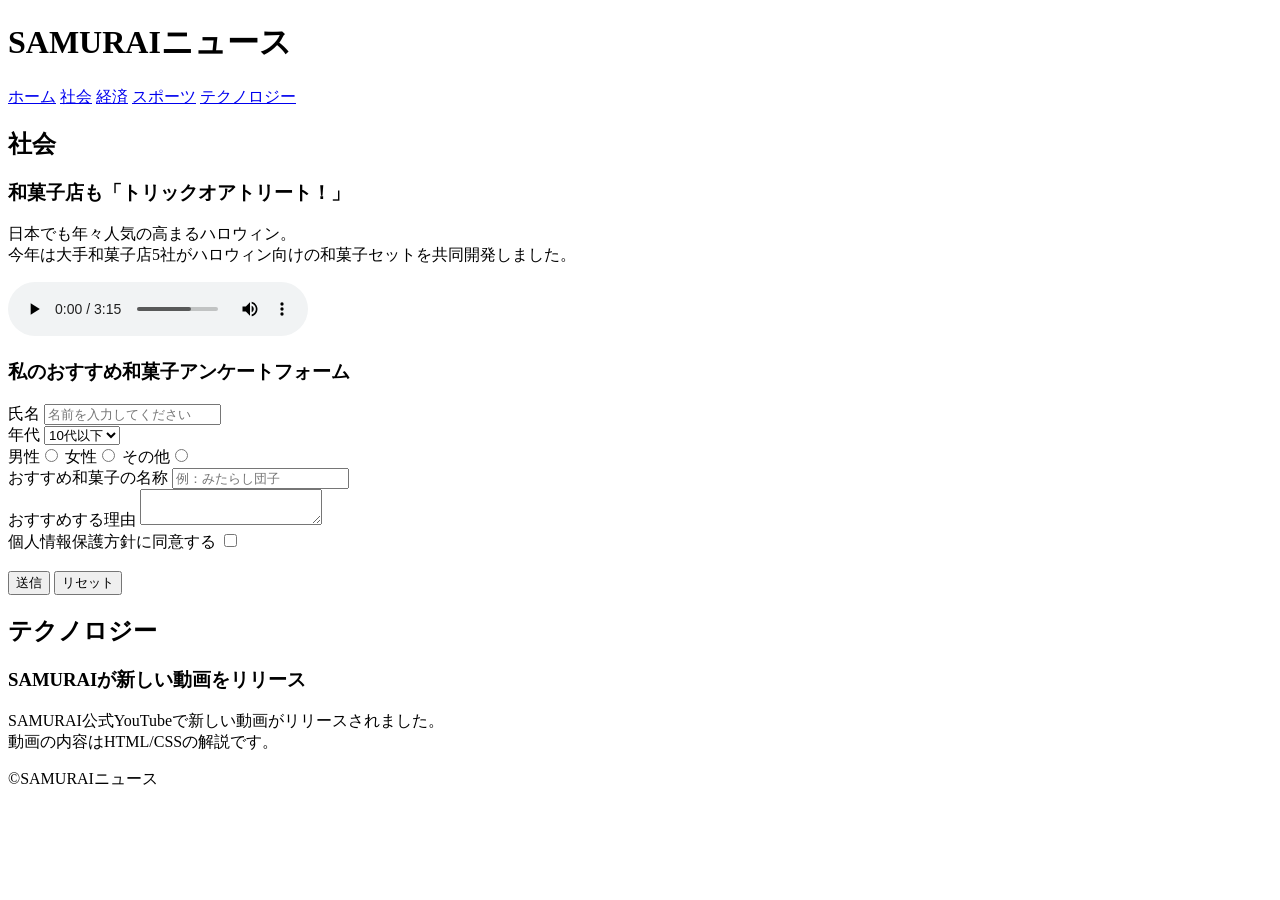
<file: kadai_008/kadai_008.html>
<!DOCTYPE html>
<html>
    <head>
        <title>8章課題</title>
        <meta name="description" content="このページは8章の課題です。">
        <meta charset="UTF-8">
    </head>
    <body>
        <header>
            <h1>SAMURAIニュース</h1>
            <!-- ナビゲーション -->
             <nav>
                <a href="https://www.sejuku.net/">ホーム</a>
                <a href="https://www.sejuku.net/">社会</a>
                <a href="https://www.sejuku.net/">経済</a>
                <a href="https://www.sejuku.net/">スポーツ</a>
                <a href="https://www.sejuku.net/">テクノロジー</a>
             </nav>
        </header>
        <main>
            <article>
                <h2>社会</h2>
                <section>
                     <h3>和菓子店も「トリックオアトリート！」</h3>
                        <p>日本でも年々人気の高まるハロウィン。<br>今年は大手和菓子店5社がハロウィン向けの和菓子セットを共同開発しました。</p>
                        <audio src="ichi.mp3" controls></audio>
                </section>
                <section>
                    <h3>私のおすすめ和菓子アンケートフォーム</h3>
                    <form action="">
                         <label>氏名</label>
                        <input type="text" placeholder="名前を入力してください">
                        <br>
                        <label>年代</label>
                        <select>
                           <option>10代以下</option>
                           <option>20代</option>
                           <option>30代</option>
                           <option>40代以上</option>
                        </select>
                        <br>
                        <label>男性</label><input type="radio" name="gender">
                        <label>女性</label><input type="radio" name="gender">
                        <label>その他</label><input type="radio" name="gender">
                        <br>
                        <label>おすすめ和菓子の名称</label>
                        <input type="text" placeholder="例：みたらし団子">
                        <br>
                        <label>おすすめする理由</label>
                        <textarea></textarea>
                        <br>
                        <label>個人情報保護方針に同意する</label>
                        <input type="checkbox">
                        <br>
                        <br>
                        <input type="submit" value="送信">
                        <input type="reset" value="リセット">
                    </form>
                </section>
            </article>
            <article>
                <h2>テクノロジー</h2>
                <section>
                    <h3>SAMURAIが新しい動画をリリース</h3>
                    <p>SAMURAI公式YouTubeで新しい動画がリリースされました。<br>動画の内容はHTML/CSSの解説です。</p>
                </section>
            </article>
        </main>
        <footer>
            <p>&copy;SAMURAIニュース</p>
        </footer>
    </body>
</html>
</file>
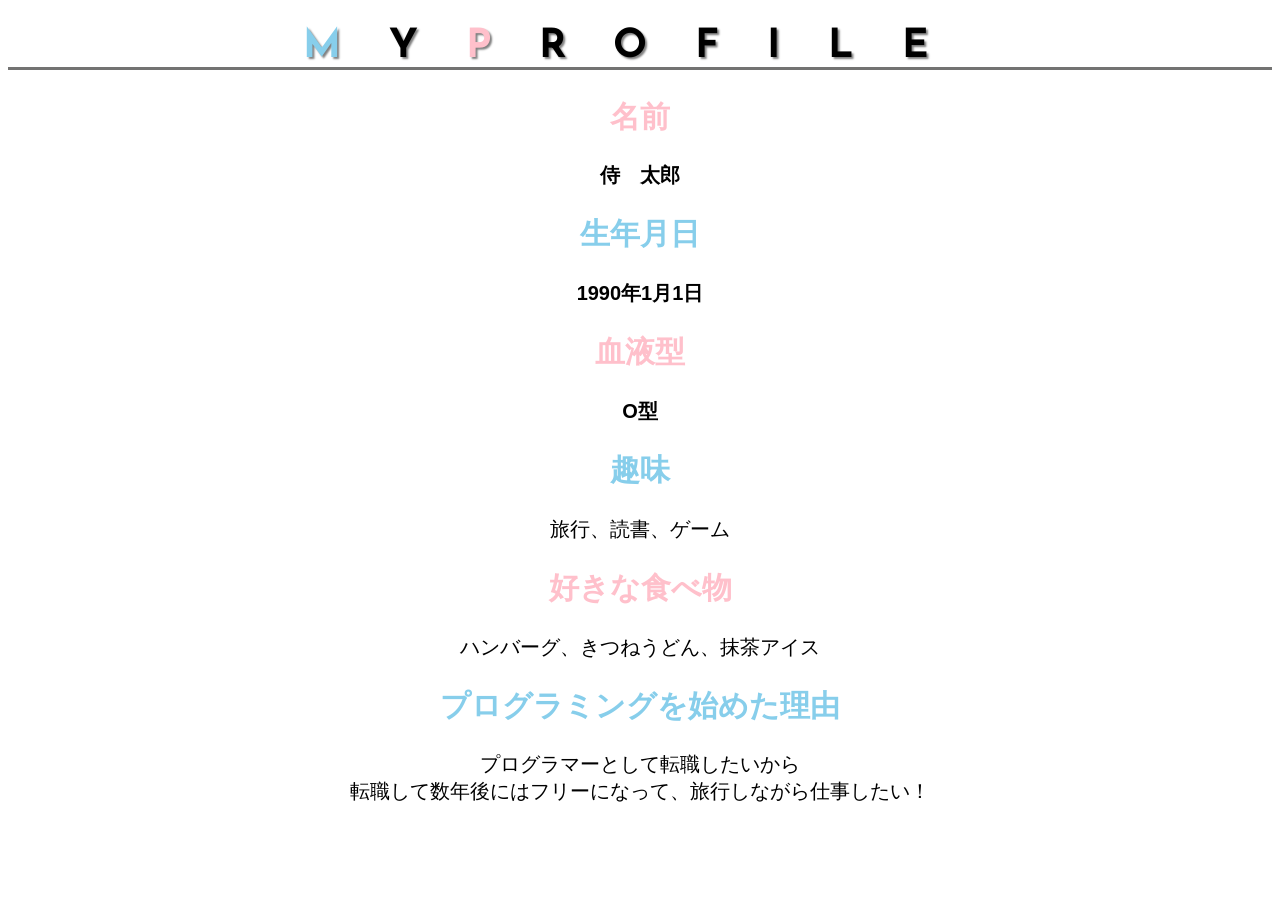
<file: kadai_015/kadai015.html>
<!DOCTYPE html>
<html lang="en">
<head>
    <meta charset="UTF-8">
    <meta name="viewport" content="width=device-width, initial-scale=1.0">
    <title>15章課題</title>
    <link rel="stylesheet" href="style.css">
    <link rel="preconnect" href="https://fonts.googleapis.com">
    <link rel="preconnect" href="https://fonts.gstatic.com" crossorigin>
    <link href="https://fonts.googleapis.com/css2?family=Josefin+Sans&display=swap" rel="stylesheet">
</head>
<body>
    <h1><span class="blue">M</span>Y<span class="pink">P</span>ROFILE</h1>
    <div id="basic">
        <h2 class="pink">名前</h2>
        <p>侍　太郎</p>
        <h2 class="blue">生年月日</h2>
        <p>1990年1月1日</p>
        <h2 class="pink">血液型</h2>
        <p>O型</p>
    </div>
    <h2 class="blue">趣味</h2>
    <p>旅行、読書、ゲーム</p>
    <h2 class="pink">好きな食べ物</h2>
    <p>ハンバーグ、きつねうどん、抹茶アイス</p>
    <h2 class="blue">プログラミングを始めた理由</h2>
    <p>プログラマーとして転職したいから<br>転職して数年後にはフリーになって、旅行しながら仕事したい！</p>
</body>
</html>
</file>
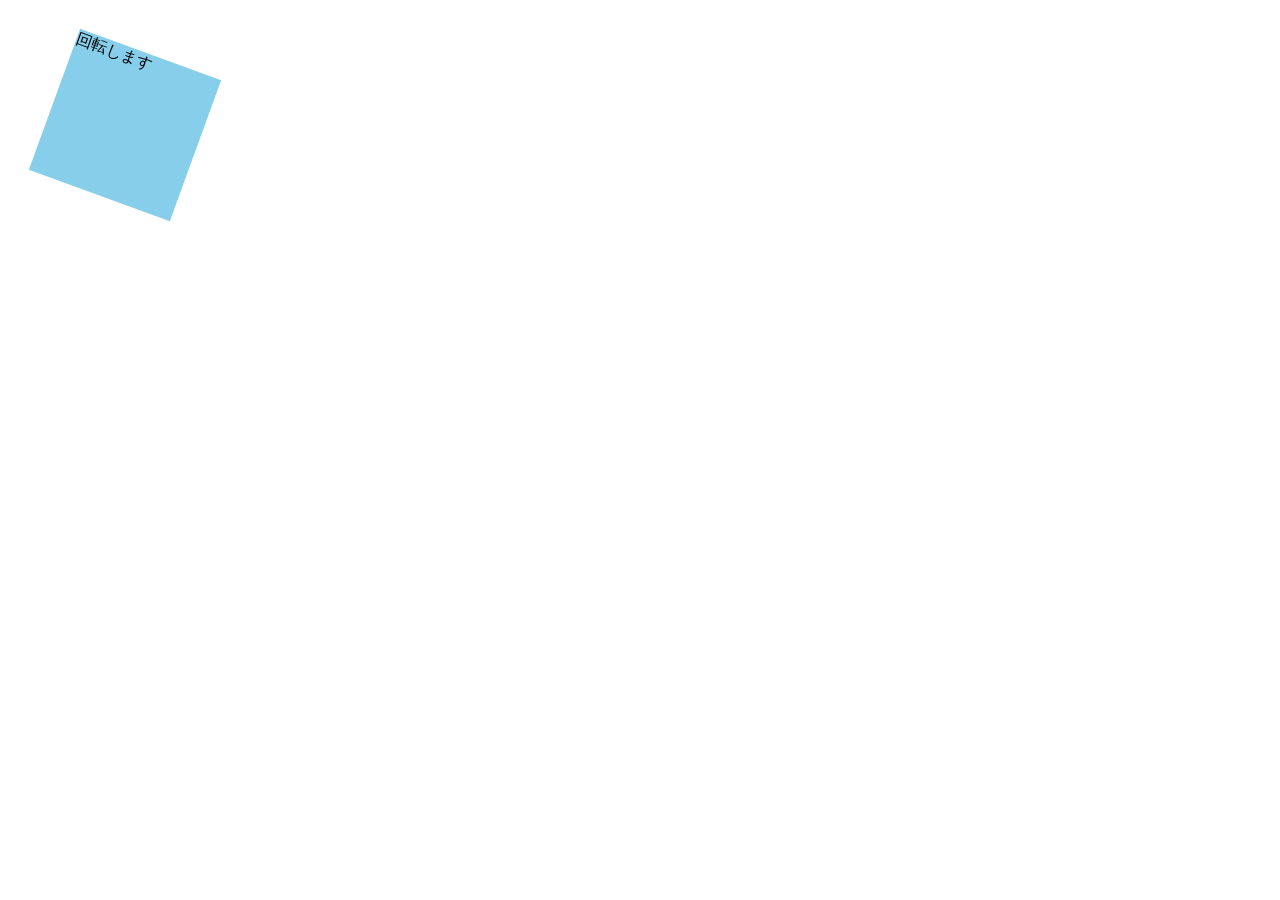
<file: kadai_mdn_css/mdn.html>
<!DOCTYPE html>
<html>
<head>
    <meta charset="UTF-8">
    <meta name="viewport" content="width=device-width, initial-scale=1.0">
    <style>
        div {
            position: absolute;
            left: 50px;
            top: 50px;
            width: 150px;
            height: 150px;
            background-color: skyblue;
            /*transform: rotate(0turn);*/
            transform: rotate(20deg);
        }
    </style>
</head>
<body>
    <div>
     回転します
    </div>
    
</body>
</html>
</file>
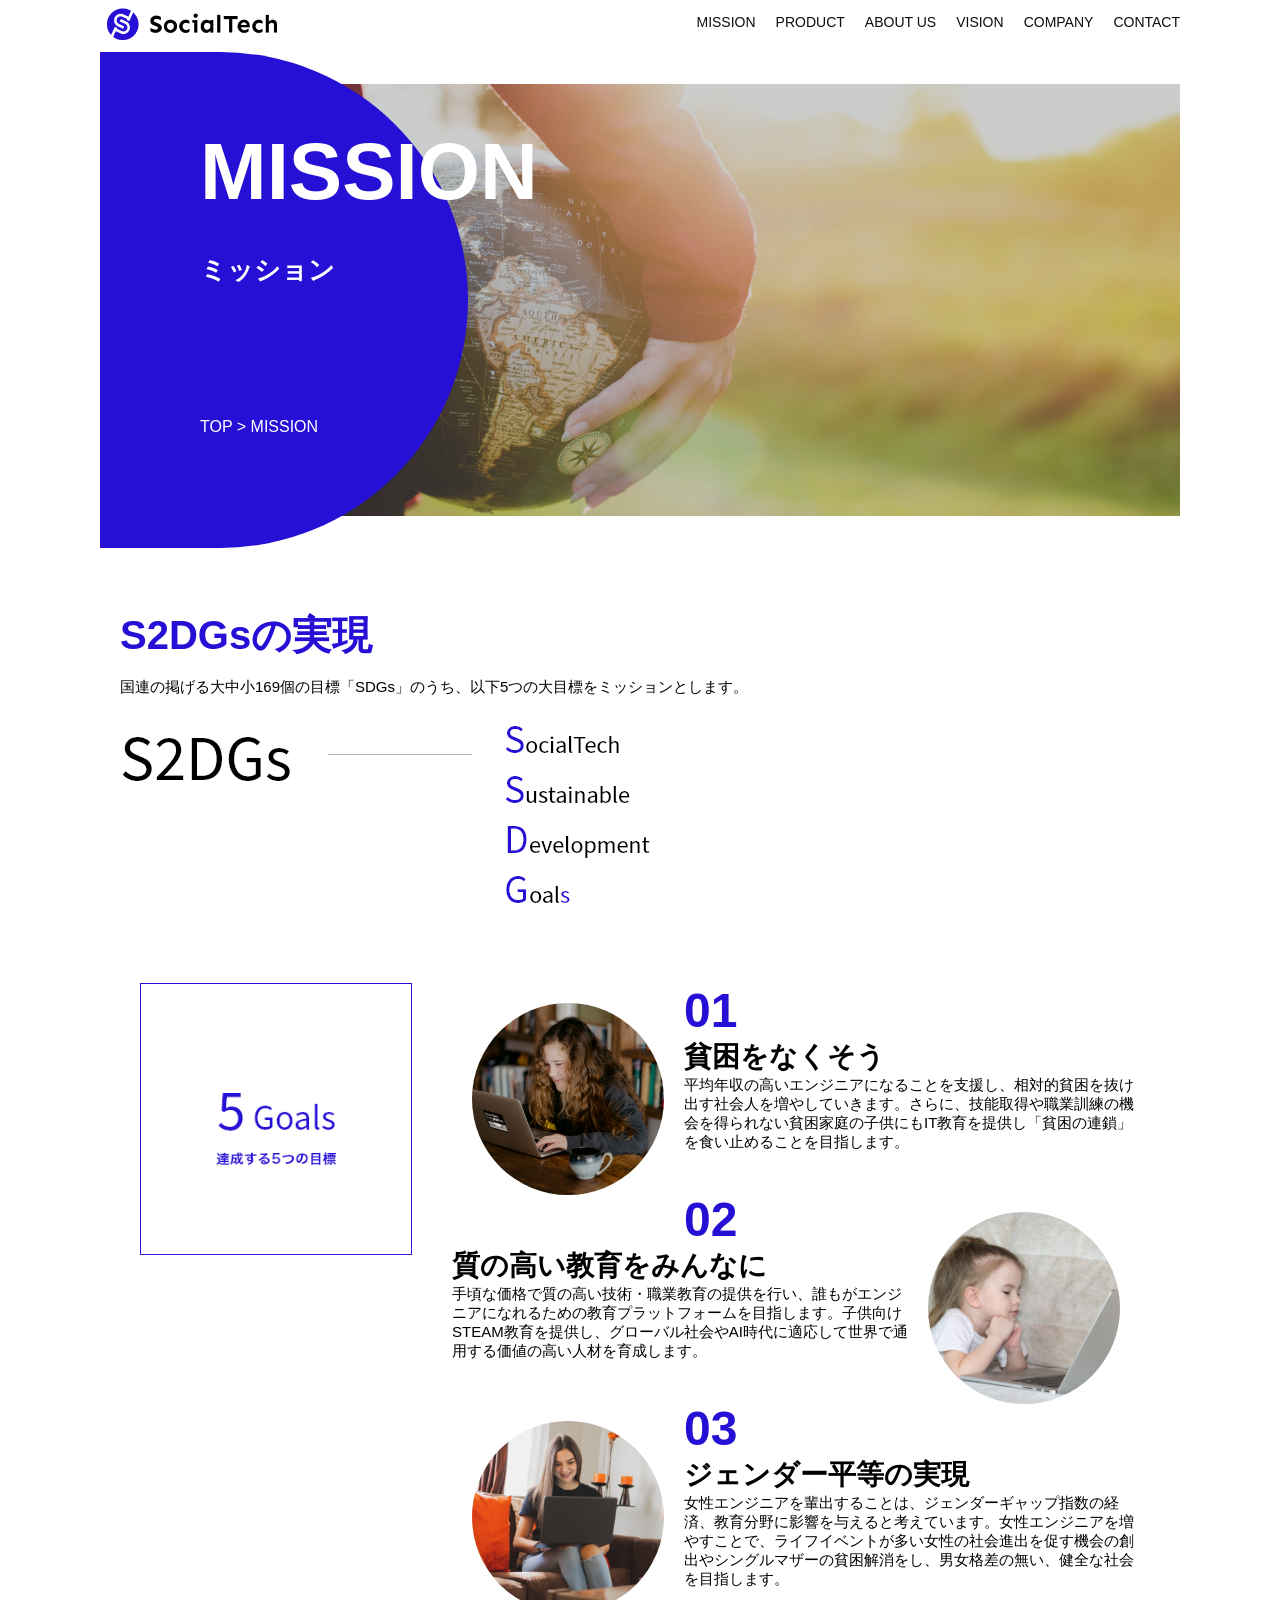
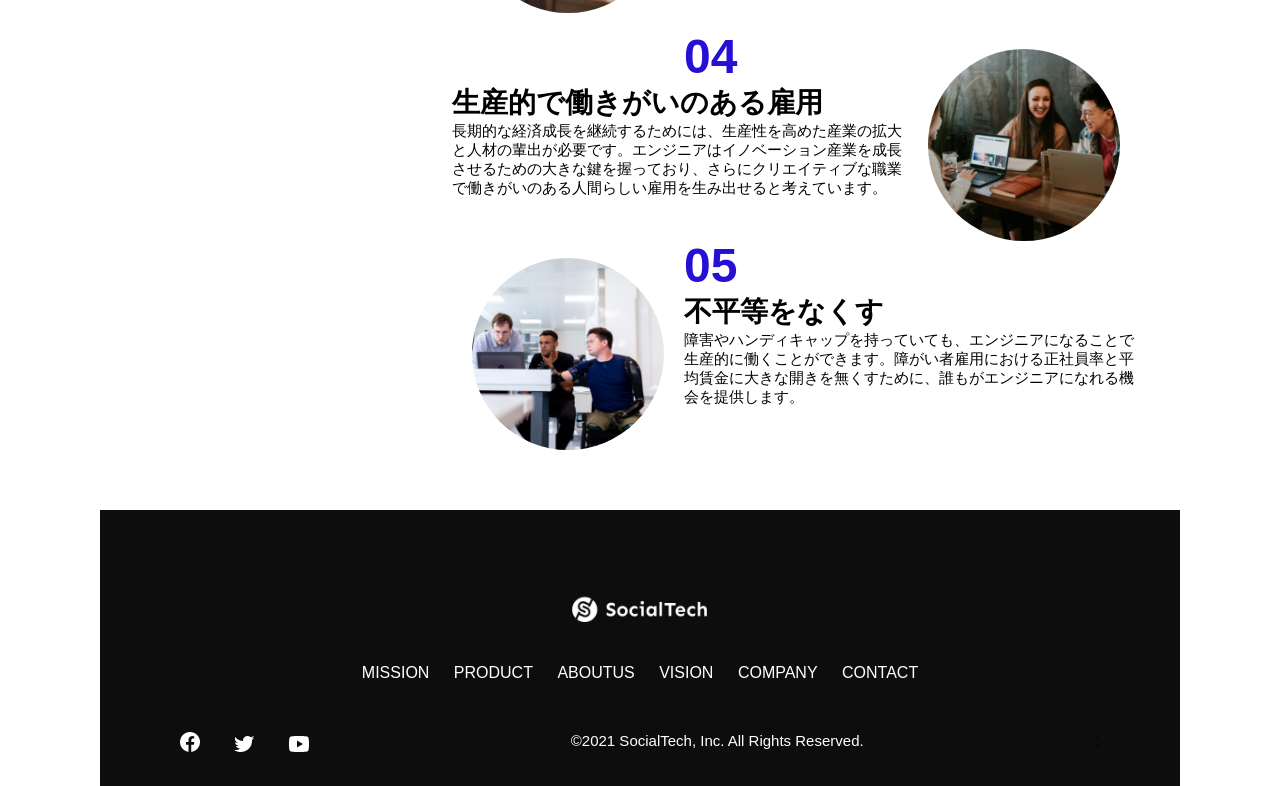
<file: kadai_tutorial_output/mission.html>
<!DOCTYPE html>
<html lang="ja">
<head>
    <title>SocialTech - MISSION ミッション -</title>
    <meta charset="utf-8">
    <meta name="viewport" content="width=device-width, initial-scale=1.0">
    <meta name="description" content="">
    <meta name="description" content="SocialTechが目指す5つの目標（S2DGs）を紹介します">
    <link rel="stylesheet" href="style.css">
</head>

<body>
    <!-- ヘッダー -->
     <header>
        <!-- ロゴ -->
         <a href="index.html" id="logo">
            <img src="images/logo.png" alt="トップページに戻る">
         </a>
         <!-- pc用ナビゲーション -->
          <nav id="nav-pc">
            <ul>
                <li><a href="mission.html">MISSION</a></li>
                <li><a href="product.html">PRODUCT</a></li>
                <li><a href="index.html#aboutus">ABOUT US</a></li>
                <li><a href="index.html#vision">VISION</a></li>
                <li><a href="index.html#company">COMPANY</a></li>
                <li><a href="index.html#contact">CONTACT</a></li>
            </ul>
          </nav>
          <!-- スマホ用メニューボタン -->
           <button id="menu-sp" onclick="document.getElementById('nav-sp').style.display ='block'">
           <img src="images/button-menu.png" alt="ナビゲーションを開く">
           </button>
           <!-- スマホ用ナビゲーション -->
            <div id="nav-sp">
               <button id="close" onclick="document.getElementById('nav-sp').style.display = 'none'">
                  <img src="images/button-close.png" alt="ナビゲーションを閉じる">
               </button>
               <nav>
                  <ul>
                     <li>
                        <a id="logo-sp" href="index.html" onclick="document.getElementById('nav-sp').style.display = 'none'"><img src="images/logo-sp.png" alt="トップページへ戻る"></a>
                     </li>
                     <li><a class="menu" href="mission.html" onclick="document.getElementById('nav-sp').style.display ='none'">MISSION</a></li>
                     <li><a class="menu" href="product.html" onclick="document.getElementById('nav-sp').style.display ='none'">PRODUCT</a></li>
                     <li><a class="menu" href="index.html#aboutus" onclick="document.getElementById('nav-sp').style.display ='none'">ABOUT US</a></li>
                     <li><a class="menu" href="index.html#vision" onclick="document.getElementById('nav-sp').style.display ='none'">VISION</a></li>
                     <li><a class="menu" href="index.html#company" onclick="document.getElementById('nav-sp').style.display ='none'">COMPANY</a></li>
                     <li><a class="menu" href="index.html#contact" onclick="document.getElementById('nav-sp').style.display ='none'">CONTACT</a></li>
                  </ul>
               </nav>
               <div id="sns">
                  <a href="https://www.facebook.com/sejuku2013">
                     <img src="images/button-facebook.png" alt="Facebookのリンク">
                  </a>
                  <a href="https://twitter.com/samuraijuku">
                     <img src="images/button-twitter.png" alt="Twitterのリンク">
                  </a>
                  <a href="https://www.youtube.com/channel/UCCFOQO5aDK0xXam4cUQXT8g">
                     <img src="images/button-youtube.png" alt="YouTubeのリンク">
                  </a>
               </div>
            </div>
     </header>

     <main>
        <article>
            <section id="mission-main">
                <div class="mission-main-inner">
                    <div id="mission-title">
                    <h1>MISSION<br><span>ミッション</span></h1>
                    <p>TOP > MISSION</p>
                    </div>
                </div>
            </section>

	   <section id="mission-s2dgs">
		<h2 class="mission-h2">S2DGsの実現</h2>
		<p>国連の掲げる大中小169個の目標「SDGs」のうち、以下5つの大目標をミッションとします。</p>
		<img src="images/mission/mission-s2dgs.png" alt="S2DGs">
	   </section>

	   <section id="mission-five-goals">
		<div class="five-goals-image">
		    <img src="images/mission/mission-5goals.png" alt="5goals">
		</div>
		<div class="five-goals-read">
		    <div>
			<img class="fivegoals-image-left" src="images/mission/mission-5goals01.png" alt="PCを操作する女の子">
			<span class="fivegoals-number">01</span>
			<h3 class="fivegoals-h3">貧困をなくそう</h3>
			<p class="fivegoals-p">平均年収の高いエンジニアになることを支援し、相対的貧困を抜け出す社会人を増やしていきます。さらに、技能取得や職業訓練の機会を得られない貧困家庭の子供にもIT教育を提供し「貧困の連鎖」を食い止めることを目指します。</p>
		    </div>
		    <div>
			<img class="fivegoals-image-right" src="images/mission/mission-5goals02.png" alt="PCを見つめる小さい女の子">
			<span class="fivegoals-number">02</span>
			<h3 class="fivegoals-h3">質の高い教育をみんなに</h3>
			<p class="fivegoals-p">手頃な価格で質の高い技術・職業教育の提供を行い、誰もがエンジニアになれるための教育プラットフォームを目指します。子供向けSTEAM教育を提供し、グローバル社会やAI時代に適応して世界で通用する価値の高い人材を育成します。</p>
		    </div>
		    <div>
			<img class="fivegoals-image-left" src="images/mission/mission-5goals03.png" alt="PCを操作する女性">
			<span class="fivegoals-number">03</span>
			<h3 class="fivegoals-h3">ジェンダー平等の実現</h3>
			<p class="fivegoals-p">女性エンジニアを輩出することは、ジェンダーギャップ指数の経済、教育分野に影響を与えると考えています。女性エンジニアを増やすことで、ライフイベントが多い女性の社会進出を促す機会の創出やシングルマザーの貧困解消をし、男女格差の無い、健全な社会を目指します。</p>
		    </div>  
		    <div>
			<img class="fivegoals-image-right" src="images/mission/mission-5goals04.png" alt="笑顔で話し合う3人の男女">
			<span class="fivegoals-number">04</span>
			<h3 class="fivegoals-h3">生産的で働きがいのある雇用</h3>
			<p class="fivegoals-p">長期的な経済成長を継続するためには、生産性を高めた産業の拡大と人材の輩出が必要です。エンジニアはイノベーション産業を成長させるための大きな鍵を握っており、さらにクリエイティブな職業で働きがいのある人間らしい雇用を生み出せると考えています。</p>
		    </div>
		    <div>
			<img class="fivegoals-image-left" src="images/mission/mission-5goals05.png" alt="障害を持つ男性が生き生きと働く様子">
			<span class="fivegoals-number">05</span>
			<h3 class="fivegoals-h3">不平等をなくす</h3>
			<p class="fivegoals-p">障害やハンディキャップを持っていても、エンジニアになることで生産的に働くことができます。障がい者雇用における正社員率と平均賃金に大きな開きを無くすために、誰もがエンジニアになれる機会を提供します。</p>
             	</div>
          </div>

	   </section>

     </article>
   </main>
   <footer>
      <div id="footer-logo">
         <img src="images/logo-sp.png" alt="SocialTech">
      </div>
      <div id="footer-link">
         <a href="mission.html">MISSION</a>
         <a href="product.html">PRODUCT</a>
         <a href="index.html#aboutus">ABOUTUS</a>
         <a href="index.html#vision">VISION</a>
         <a href="index.html#company">COMPANY</a>
         <a href="index.html#contact">CONTACT</a>
      </div>
      <div id="sns-footer">
         <div class="sns-btns">
            <a href="https://www.facebook.com/sejuku2013"><img src="images/button-facebook.png" alt="Facebookのリンク"></a>
            <a href="https://twitter.com/samuraijuku"><img src="images/button-twitter.png" alt="Twitterのリンク"></a>
            <a href="https://www.youtube.com/channel/UCCFOQO5aDK0xXam4cUQXT8g"><img src="images/button-youtube.png" alt="YouTubeのリンク"></a>
         </div>
         <p id="copyright">&copy;2021 SocialTech, Inc. All Rights Reserved.</p>;
      </div>
      
   </footer>
</body>
</html>
</file>
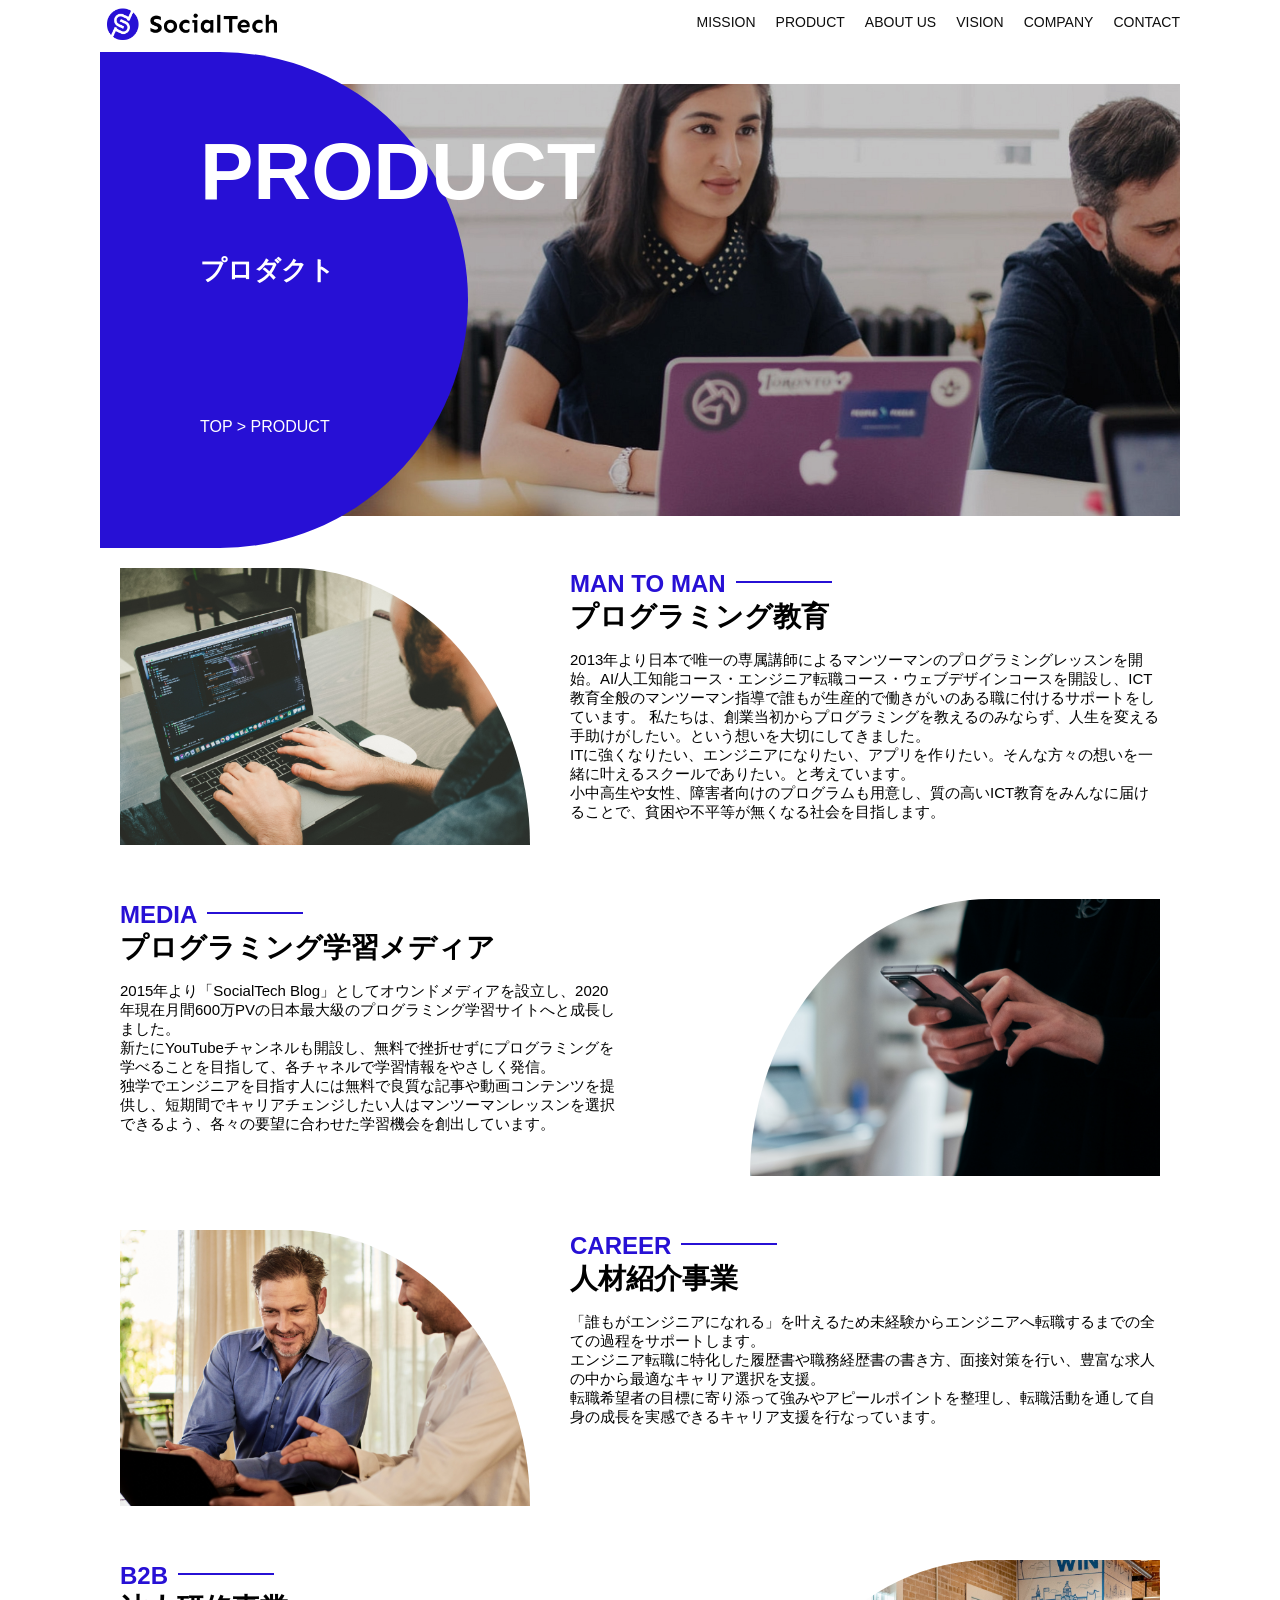
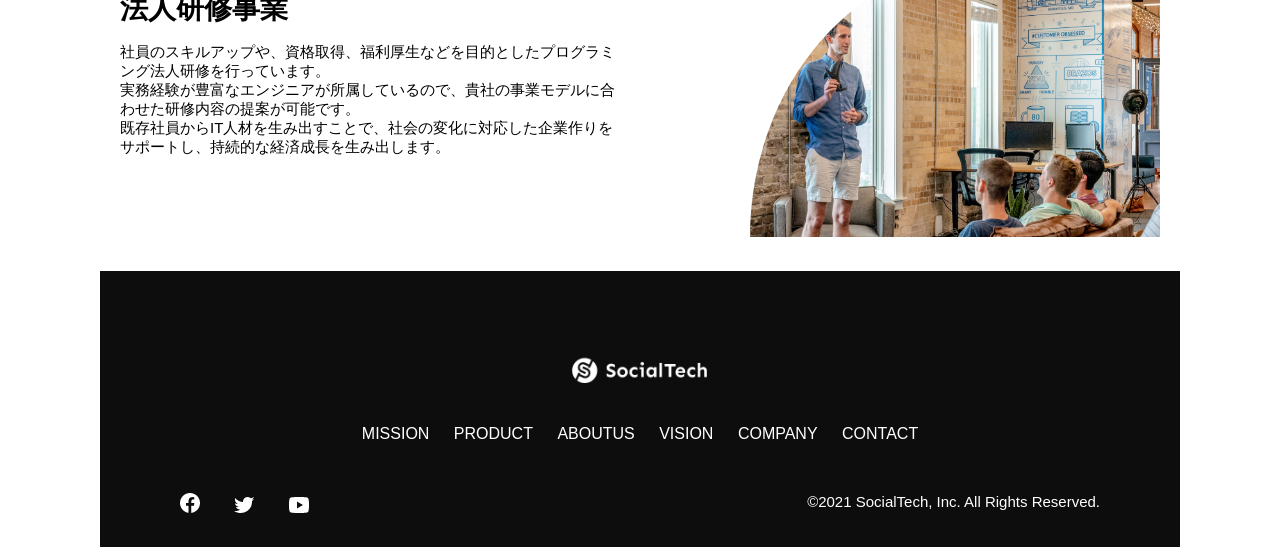
<file: kadai_tutorial_output/product.html>
<!DOCTYPE html>
<html lang="ja">
<head>
    <title>SocialTech -PRODUCT プロダクト-</title>
    <meta charset="utf-8">
    <meta name="viewport" content="width=device-width, initial-scale=1.0">
    <meta name="description" content="SocialTechの4つのプロダクトを紹介します">
    <link rel="stylesheet" href="style.css">
</head>

<body>
    <!-- ヘッダー -->
     <header>
        <!-- ロゴ -->
         <a href="index.html" id="logo">
            <img src="images/logo.png" alt="トップページに戻る">
         </a>
         <!-- PC用ナビゲーション -->
          <nav id="nav-pc">
            <ul>
                <li><a href="mission.html">MISSION</a></li>
                <li><a href="product.html">PRODUCT</a></li>
                <li><a href="index.html#aboutus">ABOUT US</a></li>
                <li><a href="index.html#vision">VISION</a></li>
                <li><a href="index.html#company">COMPANY</a></li>
                <li><a href="index.html#contact">CONTACT</a></li>
            </ul>
          </nav>
          <!-- スマホ用メニューボタン -->
           <button id="menu-sp" onclick="document.getElementById('nav-sp').style.display ='block'">
           <img src="images/button-menu.png" alt="ナビゲーションを開く">
           </button>
           <!-- スマホ用ナビゲーション -->
            <div id="nav-sp">
               <button id="close" onclick="document.getElementById('nav-sp').style.display = 'none'">
                  <img src="images/button-close.png" alt="ナビゲーションを閉じる">
               </button>
               <nav>
                  <ul>
                     <li>
                        <a id="logo-sp" href="index.html" onclick="document.getElementById('nav-sp').style.display = 'none'"><img src="images/logo-sp.png" alt="トップページへ戻る"></a>
                     </li>
                     <li><a class="menu" href="mission.html" onclick="document.getElementById('nav-sp').style.display ='none'">MISSION</a></li>
                     <li><a class="menu" href="product.html" onclick="document.getElementById('nav-sp').style.display ='none'">PRODUCT</a></li>
                     <li><a class="menu" href="index.html#aboutus" onclick="document.getElementById('nav-sp').style.display ='none'">ABOUT US</a></li>
                     <li><a class="menu" href="index.html#vision" onclick="document.getElementById('nav-sp').style.display ='none'">VISION</a></li>
                     <li><a class="menu" href="index.html#company" onclick="document.getElementById('nav-sp').style.display ='none'">COMPANY</a></li>
                     <li><a class="menu" href="index.html#contact" onclick="document.getElementById('nav-sp').style.display ='none'">CONTACT</a></li>
                  </ul>
               </nav>
               <div id="sns">
                  <a href="https://www.facebook.com/sejuku2013">
                     <img src="images/button-facebook.png" alt="Facebookのリンク">
                  </a>
                  <a href="https://twitter.com/samuraijuku">
                     <img src="images/button-twitter.png" alt="Twitterのリンク">
                  </a>
                  <a href="https://www.youtube.com/channel/UCCFOQO5aDK0xXam4cUQXT8g">
                     <img src="images/button-youtube.png" alt="YouTubeのリンク">
                  </a>
               </div>
            </div>
     </header>

     <main>
        <article>
            <section id="product-main">
                <div class="product-main-inner">
                    <div id="product-title">
                        <h1>PRODUCT<br><span>プロダクト</span></h1>
                        <p>TOP > PRODUCT</p>
                    </div>
                </div>
            </section>

	    <section class="product-section product-section-left">
		  <div class="product-section-img">
		   <img src="images/product/product-mantoman.png" alt="PCでコードを書く男性">
		  </div>
		<div class="product-read">
		   <h2 class="product-h2">MAN TO MAN</h2>
		   <h3 class="product-h3">プログラミング教育</h3>
		   <p>2013年より日本で唯一の専属講師によるマンツーマンのプログラミングレッスンを開始。AI/人工知能コース・エンジニア転職コース・ウェブデザインコースを開設し、ICT教育全般のマンツーマン指導で誰もが生産的で働きがいのある職に付けるサポートをしています。 私たちは、創業当初からプログラミングを教えるのみならず、人生を変える手助けがしたい。という想いを大切にしてきました。<br>ITに強くなりたい、エンジニアになりたい、アプリを作りたい。そんな方々の想いを一緒に叶えるスクールでありたい。と考えています。<br>小中高生や女性、障害者向けのプログラムも用意し、質の高いICT教育をみんなに届けることで、貧困や不平等が無くなる社会を目指します。</p>
		</div>
	    </section>

	    <section class="product-section product-section-right">
		  <div class="product-read">
		   <h2 class="product-h2">MEDIA</h2>
		   <h3 class="product-h3">プログラミング学習メディア</h3>
		   <p>2015年より「SocialTech Blog」としてオウンドメディアを設立し、2020年現在月間600万PVの日本最大級のプログラミング学習サイトへと成長しました。<br>新たにYouTubeチャンネルも開設し、無料で挫折せずにプログラミングを学べることを目指して、各チャネルで学習情報をやさしく発信。<br>独学でエンジニアを目指す人には無料で良質な記事や動画コンテンツを提供し、短期間でキャリアチェンジしたい人はマンツーマンレッスンを選択できるよう、各々の要望に合わせた学習機会を創出しています。</p>
      </div>
		<div class="product-section-img">
		   <img src="images/product/product-media.png" alt="スマートフォンを操作する人">
		</div>      
	    </section>
       
	    <section class="product-section product-section-left">
		<div class="product-section-img">
		   <img src="images/product/product-career.png" alt="笑顔で話し合う2人の男性">
		</div>
		<div class="product-read">
		   <h2 class="product-h2">CAREER</h2>
		   <h3 class="product-h3">人材紹介事業</h3>
		   <p>「誰もがエンジニアになれる」を叶えるため未経験からエンジニアへ転職するまでの全ての過程をサポートします。<br>エンジニア転職に特化した履歴書や職務経歴書の書き方、面接対策を行い、豊富な求人の中から最適なキャリア選択を支援。<br>転職希望者の目標に寄り添って強みやアピールポイントを整理し、転職活動を通して自身の成長を実感できるキャリア支援を行なっています。<br></p>
         </div>
	    </section>

	    <section class="product-section product-section-right">
		   <div class="product-read">
		   <h2 class="product-h2">B2B</h2>
		   <h3 class="product-h3">法人研修事業</h3>
		   <p>社員のスキルアップや、資格取得、福利厚生などを目的としたプログラミング法人研修を行っています。<br>実務経験が豊富なエンジニアが所属しているので、貴社の事業モデルに合わせた研修内容の提案が可能です。<br>既存社員からIT人材を生み出すことで、社会の変化に対応した企業作りをサポートし、持続的な経済成長を生み出します。</p>
         </div>
         <div class="product-section-img">
            <img src="images/product/product-b2b.png" alt="講演中の男性とそれを聴く人々">
         </div>
	    </section>   


        </article>

     </main>
   <footer>
      <div id="footer-logo">
         <img src="images/logo-sp.png" alt="SocialTech">
      </div>
      <div id="footer-link">
         <a href="mission.html">MISSION</a>
         <a href="product.html">PRODUCT</a>
         <a href="index.html#aboutus">ABOUTUS</a>
         <a href="index.html#vision">VISION</a>
         <a href="index.html#company">COMPANY</a>
         <a href="index.html#contact">CONTACT</a>
      </div>
      <div id="sns-footer">
         <div class="sns-btns">
            <a href="https://www.facebook.com/sejuku2013"><img src="images/button-facebook.png" alt="facebookのリンク"></a>
            <a href="https://twitter.com/samuraijuku"><img src="images/button-twitter.png" alt="Twitterのリンク"></a>
            <a href="https://www.youtube.com/channel/UCCFOQO5aDK0xXam4cUQXT8g"><img src="images/button-youtube.png" alt="YouTubeのリンク"></a>
         </div>
         <p id="copyright">&copy;2021 SocialTech, Inc. All Rights Reserved.</p>
      </div>
      
   </footer>
</body>
</html>
</file>
<file: kadai_001/style.css>
/* PC,スマホ共通スタイル */
* {
    box-sizing: border-box;
}

.clear{
	clear:both;
}

body {
    margin: 0px;
    padding: 0px;
    font-family: "Noto Sans JP", sans-serif;
    background-color: #ffffff;
    font-size: 18px;    
}

/* ヘッダー */
header {
    width: 100%;
}
#header-inner {
    display: flex;
    justify-content: space-between;
    align-items: center;
    max-width: 960px;
    margin: 20px auto;
}
h1 {
    margin: 0 0 0 20px;
    border: 1px solid #000000;
    padding: 0px 20px;
    font-size: 34px;    
}
h1 a {
    font-weight: bold;
    color:#000000;
    text-decoration: none;
}

/* ナビゲーションのレイアウト */
#nav {  
    display: flex;
    padding-left: 0;
}
#nav li {
    margin: 0 20px;    
    list-style: none;
}
#nav li a {
    font-size: 34px;
    font-weight: bold; 
    text-decoration: none;
    color: #0d0d0d;
    padding-left: 15px;
}
#nav a:hover {
    text-decoration: underline;
}

/* メインビジュアル */
img {
    width: 100%;
    margin: 0 auto;
}

/* about */
#about {
    max-width: 960px;
    margin: 50px auto;
    padding: 0 20px;
}
#about h2{
    text-align: center;
    font-size: 34px;
    font-weight: bold;
    margin-top: 20px;
    margin-bottom: 20px;
}
.photo01 {
    float: left;
    width: 50%;
}
.photo01 img {
    border-radius: 50%;
    width: 280px;
    height: 280px;
    margin: 20px 80px 0;
}
.content {
    width: 50%;     
    float: right;
    margin: 50px 0;  
}
#name {
    font-size: 24px;
    font-weight: bold;
    margin: 20px 0 30px 20px;
}
.content ul {
   margin: 20px;
}
.content ul li {
    list-style-type: disc;
    padding-left: 10px;
}

/* works */
#works {  
    max-width: 960px;
    margin: 0 auto;
}
#works h2 {
    text-align: center;
    font-size: 34px;
    font-weight: bold;
    margin: 30px auto 50px;
}
.works {
    display: flex;
    flex-wrap: wrap;
    justify-content: center;
    margin: 30px auto;
}
.works_photo {
    width: 25%;
    padding-bottom: 60px;
    font-size: 18px;
    margin: 0 10px;
}

/* footer */
footer {
    text-align: center;
    font-size: 18px;
    padding-bottom: 20px;
}
#copyright {
    font-size: 18px;
}


/*=======================
スマートフォン用のスタイル
========================*/
/* 画面幅が767px以下の時 */
@media screen and (max-width: 767px) {
/* スマートフォン用のスタイルを指定する */
/* PC用ナビゲーション非表示 */

/* ヘッダー */
header h1 {
    margin-top: 20px;
    margin-left: 10px;
}
header h1 a {
    font-size: 30px;
    font-weight: bold;
    padding: 10px 10px 2px;
}

/* ナビゲーションのレイアウト */
#nav {
    margin-top: 30px;
}
#nav li {
    margin: 0 10px;
}
#nav li a {
    font-size: 21px;
}

/* メインビジュアル */
#main {
    width: 100%;
    height: auto;    
    margin: 0 auto 0 auto;
}
#main img{
    max-width: 787px;
    height: auto;
    margin: 0 auto 0 auto;
}

/* about */
#about {
    width: 100%;
    height: auto;
    margin: 30px auto;
}
#about h2{
    text-align: center;
    font-size: 28px;
    font-weight: bold;
}
.about-inner {
    float: none;
}
.photo01 img {
    padding: 0 auto;
}
#name {
    float: none;
    margin-top: 10px;
}
#name p {
    font-size: 24px;
    font-weight: bold;
    margin: 20px 30px;
}
#name ul {
   margin-top: 20px;
   margin-left: 40px;
}
#name ul li {
    font-size: 18px;
    padding-left: 2px;
}

/* content */
.photo01 {
    float: none;
    width: 100%;
}
.content {
    width: 100%;     
    float: none;
    margin: 20px;  
}

/* works */
#works {
    width: 100%;
    margin: 40px auto;
}
#works h2 {
    text-align: center;
    font-size: 34px;
    font-weight: bold;
    margin: 20px auto;
}
.works {
    width: 80%;
    margin: 30px auto;
    flex-flow: column;
    justify-content:space-around;
}
.works_photo {
    width: 100%;
    padding-right: 10px;
    font-size: 18px;
}



}
</file>
<file: kadai_013/style.css>
/* PC、スマホ共通スタイル */
body {
  font-family: "Source Sans Pro", "Hiragino Kaku Gothic ProN", Meiryo, Arial,
    sans-serif;
}

p {
  font-size: 15px;
}

#main-visual>img {
  width: 100%;
}

/*================
PC用のスタイル 
=================*/
@media screen and (min-width: 768px) {
  /* 横幅設定 */
  body {
    max-width: 1080px;
    min-width: 960px;
    margin: 0 auto 0 auto;
  }

  /* ヘッダー */
  header {
    display: flex;
    justify-content: space-between;
  }

  /* ナビゲーションのレイアウト */
  #nav-pc {
    text-align: right;
    font-size: 14px;
    padding-top: 15px;
  }

  /* ナビゲーションのリンクの装飾設定 */
  #nav-pc>a {
    text-decoration: none;
    margin-left: 20px;
  }

  #nav-pc>a:link {
    color: #0d0d0d;
  }

  #nav-pc>a:visited {
    color: #0d0d0d;
  }

  #nav-pc>a:hover {
    color: #0d0d0d;
    text-decoration: underline;
  }

  #nav-pc>a:active {
    color: #0d0d0d;
  }

  #menu-sp,
  #nav-sp {
    display: none;
  }

  #nav-pc {
      display: block;
  }
}

/*================
SP用のスタイル 
=================*/
@media screen and (max-width: 767px) {
  /* 横幅設定 */
  body {
    min-width: 375px;
    margin: 0 auto 0 auto;
  }

  /* ヘッダー */
  header {
    display: flex;
    justify-content: space-between;
  }

  /* ナビゲーションのレイアウト */
  #nav-pc {
    display: none;
  }

  #nav-sp {
    float: right;
    padding: 0;
  }  

  /* ナビゲーションのリンクの装飾設定 */
  #nav-sp {
    background-color: #ce933e;
    position: absolute;
    left: 0;
    top: 0;
    height: 100%;
    width: 100%;
    display: none;
    z-index: 100;
  }

  #nav-sp ul {
    padding-left: 0;
  }

  #nav-pc li {
    list-style: none;
  }

  #close {
    position: absolute;
    top: 20px;
    right: 20px;
  }

  #logo-sp {
    margin: 80px 0 30px 20px;
  }

  #nav-sp a{
    display: block;
  }

  #nav-sp a:link {
    color: #ffffff;
  }

  #nav-sp a:visited {
    color: #ffffff;
  }

  #nav-sp a:hover {
    color: #ffffff;
    text-decoration: underline;
  }  

  #nav-sp a:active {
    color: #ffffff;
  }

  #nav-sp .menu{
    text-decoration: none;
    display: block;
    margin: 0 20px 0 20px;
    height: 44px;
    font-size: 16px;
    background-image: url("images/arrow.png");
    background-repeat: no-repeat;
    background-position: right top;
  }
}
</file>
<file: kadai_018/style.css>
#top{
    width:800px;
    background-color:#dcc9f4;
    margin:20px auto;
    text-align:center;
}
.top-child{
    width:20%;
    background-color:#ffd9df;
    display:inline-block;
 }
 #middle{
    width:800px;
    height:800px;
    background-color:#ffd9df ;
    margin:20px auto;
    position:relative;
 }
 #middle-child01,#middle-child02,#middle-child03 {
    width:200px;
    height:200px;
    background-color:#87ceeb;
 }
 #middle-child01{
    position:absolute;
    top:100px;
    left:100px;
 }
 #middle-child02{
    position:absolute;
    top:300px;
    left:300px;
 }
 #middle-child03{
    position:absolute;
    top:500px;
    left:500px;
 }
 #bottom{
    width:800px;
    height:300px;
    margin:0 auto;
    background-color:#87ceeb;
 }
 #bottom-child01,#bottom-child02,#bottom-child03{
    width:400px;
    height:100px;
    background-color:#e5dcf0;
 }
 #bottom-child02 {
  position: relative;
  left: 200px;
}

#bottom-child03 {
  position: relative;
  left: 400px;
}
</file>
<file: kadai_022/style.css>
@charaset "UTF-8";

h1, p, body {
    margin: 0;
}

p, a {
    font-size: 20px;
}

/* header */
header {
    margin-bottom: 20px;
    background-color: rgb(244, 79, 79);
    text-align: center;
}
h1 {
    color: rgb(255, 255, 255);
}

/* main */
main {
    padding: 10px;
}

#parent {
    display: flex;
    justify-content: space-around;
    /*margin-bottom: 20px;*/
}

.contents {
    border: 3px solid rgb(238, 204, 204);
    flex-basis: 25%;
    text-align: center;
    padding: 10px 15px;
    margin: 20px 0;
}

.contents p:nth-of-type(2)::first-letter {
  font-weight: bold;
  color: rgb(97, 206, 249);
}

.contents img {
    margin: 10px 0;
    width: 70%;
}

h2 {
    font-size: 25px;
    border-bottom: 3px dotted rgb(236, 122, 122);
}

h2::before {
    content: "●";
    color: rgb(239, 111, 139);
}

footer {
    text-align: center;
    background-color: rgb(244, 79, 79);
}

a {
    text-decoration: none;
    color: rgb(255, 255, 255);
}

a:visited {
    color: rgb(193, 234, 251);
}

a:hover {
    color: rgb(245, 178, 168);
}





@media screen and (max-width: 768px) {
    h2 {
        font-size: 30px;
    }
    p {
        font-size: 25px;
    }
    #parent {
        flex-direction: column;
    }
    
}
</file>
<file: kadai_tutorial_output/style.css>
/* PC,スマホ共通スタイル */
* {
    box-sizing: border-box;
}

p {
    font-size: 15px;
}

body {
    max-width: 1080px;
    margin: 0 auto 0 auto;
    font-family: "Source Sans Pro", "Hiragino Kaku Gothic ProN", Meiryo, Arial, sans-serif;
}

/* ヘッダー */
header {
    display: flex;
    justify-content: space-between;
}

/* ナビゲーションのレイアウト */
#nav-pc {
    font-size: 14px;
}
#nav-pc ul {
    display: flex;
    padding-left: 0;
}
#nav-pc li {
    list-style: none;
}

/* ナビゲーションのリンクの装飾設定 */
#nav-pc a {
     text-decoration: none;
     margin-left: 20px;
     color: #0d0d0d;
}
#nav-pc a:hover {
    text-decoration: underline;
}

/* PCではスマホ用ナビを非表示 */
#menu-sp,
#nav-sp {
    display: none;
}


/* メインビジュアル */
#main-visual {
    position: relative;
    height: 400px;
}
#main-message {
    position: absolute;
    top: 0;
    left: 0;
    background-color: #2710d5;
    color: #ffffff;
    border-radius: 0 0 476px 0;
    max-width: 620px;
    height: 100%;
    width: 100%;
    z-index: 11;
}
#main-message h1 {
    font-size: 60px;
    margin: 100px 0 0 50px;
}
#main-message > p {
    font-size: 28px;
    margin: 0 0 0 50px;
}
#main-visual > img {
    max-width: 620px;
    border-radius: 476px 0 0 0;
    position: absolute;
    top: 0;
    right: 0;
    z-index: 10;
}

/*見出し*/

h2 {
    margin: 40px 0 0 0;
}
h2::after {
  content: url("images/line.png");
  margin-left: 10px;
}

h3 {
    font-size: 27px;
}
/* ミッション */
#mission {
    margin: 80px auto 80px auto;
}
#mission-flex {
    display: flex;
}
#mission-flex > div {
    width: 50%;
    margin: 20px;
}
#mission-photo {
    width: 100%;
}
#s2dgs {
    margin-top: 50px;
    width: 100%;
}

/* プロダクト */
#product {
    background-color: #fafafa;
    margin: 80px 0 80px 0;
    padding: 10px 40px 0px 40px;
}

/* 外枠 */
#product .product-flex {
    margin-top: 40px;
    display: flex;
}

/* 左のカラム */
#product-left {
    width: 50%;
    margin-right: 20px;
}

/* 右のカラム */
#product-right {
    width: 50%;
    margin-left: 20px;
    margin-top: 80px;
}

/* 写真+説明の枠 */
#product-left > div {
    position: relative;
    height: 480px;
    margin-right: 20px;
}
#product-right > div {
    position: relative;
    height: 480px;
    margin-left: 20px;
}

/* 写真 */
.product-photo {
    width: 100%;
}

/* 説明文の枠 */
.product-explain {
    background-color: #ffffff;
    position: absolute;
    left: 0;
    bottom: 50px;
    margin: 0 40px 0 40px;
    padding: 20px;
    box-shadow: 5px 5px 10px rgba(0, 0, 0, 0.05);
}

/* 説明文の英語 */
.product-explain > span {
    color: #2710d5;
    font-size:16px;
    font-weight: bold;
    margin: 0px;
}

/* 説明文の見出し */
.product-explain > h3 {
    margin: 5px 0 5px 0;
}

/* 説明文 */
.product-explain > p {
    font-size: 14px;
    margin: 0;
}

/* もっと見るボタン */
#product-more{
    text-align: center;
}

#product-more a {
    position: relative;
    bottom: -42px;
}

/* ABOUT US */
#aboutus {
    margin: 80px auto 80px auto;
}

/* 3つの組織文化と画像を入れる枠 */
#aboutus > div {
    display: flex;
}

/* 画像 */
.culture-img {
    width: 50%;
    align-self: flex-start;
}
.culture-img2 {
    margin-top: 50px;
    width: 100%;
}

/* 3つの組織文化の表 */
.culture-table {
    margin-right: 50px;
}

/* 番号 */
.culture-num {
    font-size: 80px;
    color: #2710d5;
    padding: 0 20px 0 0;
}

/* 見出し */
.culture-table th {
    text-align: left;
    font-size: 28px;
    font-weight: bold;
}

/* 組織文化英語 */
.culture-en {
    color: #2710d5;
    font-size: 24px;
}

/* 説明文 */
.culture-description {
    margin: 0;
}

/* ビジョン */
#vision {
    margin: 80px auto 80px auto;
}

/* セクション内の外枠 */
#vision > div {
    display: flex;
    justify-content: space-between;
    flex-wrap: wrap;
}

/* 7つの行動指針の枠 */
.vision-box {
    width: 300px;
    height: 300px;
    margin-bottom: 30px;
    position: relative;
}

.vision-box > img {
    width: 100%;
    position: relative;
    z-index: 30;
}

.vision-box > div {
    position: absolute;
    top: 0;
    left: 0;
    z-index: 31;
    margin-right: 20px;
}
.vision-box > div > h4 {
    color: #2710d5;
    font-size: 19px;
    margin: 80px 0 0 0;
}

.vision-box > div > h4::first-letter {
    font-size: 40px;
}

.vision-box > div > h5 {
    font-size: 20px;
    margin: 0 0 0 0;
}
.vision-box > div > p {
    margin: 10px 0 0 0;
}

/* 会社概要 */
#company {
    margin: 80px auto 80px auto;
}
#company-table {
    width: 100%;
}
.tableheader {
    text-align: left;
    padding: 20px;
    border-bottom-color: #2710d5;
    border-bottom-width: 1px;
    border-bottom-style: solid;
    width: 100px;
}
.tableheader-first {
    border-top-color: #2710d5;
    border-top-width: 1px;
    border-top-style: solid;
}
.cell {
    padding: 30px;
    border-bottom-color: #ececec;
    border-bottom-width: 1px;
    border-bottom-style: solid;
}
.cell-first {
    border-top-color: #ececec;
    border-top-width: 1px;
    border-top-style: solid;
}
#company > iframe {
    width: 100%;
    height: 368px;
    margin-top: 40px;
}

/* お問い合わせ */
#contact {
    margin: 80px auto 80px auto;
}

/* 外枠 */
#contact > form > div {
    display: flex;
    flex-direction: row;
    flex-wrap: wrap;
    padding-bottom: 30px;
}

/* 左列の見出し */
.contact-heading {
    width: 240px;
    align-self: center;
}
/* 見出しのラベル */
.contact-label {
    font-weight: bold;
}

/* 必須 */
.contact-span {
    color: #ce2222;
    margin: 0 0 0 20px;
    font-weight: bold;
}

/* テキストボックス */
.contact-textbox {
    border-top: 0px;
    border-left: 0px;
    border-right: 0px;
    border-bottom-width: 1px;
    border-bottom-color: #707070;
    border-style: solid;
    background-color: #fafafa;
    width: 400px;
    height: 56px;
}

/* お問い合わせ内容のテキストエリア */
.contact-textarea {
    border-top: 0px;
    border-left: 0px;
    border-right: 0px;
    border-bottom-width: 1px;
    border-bottom-color: #707070;
    background-color: #fafafa;
    width: 400px;
    height: 200px;
}

/* 個人情報の取り扱い */
#contact dt {
    font-weight: bold;
}
#contact dd {
    margin: 0 0 16px 0;
}
#contact dd p {
    margin: 0;
}

#contact dd ul {
    padding-left: 0;
}

#contact dd li {
    margin-bottom: 0;
    list-style: none;
}

/* フッター */
footer {
    background-color: #0d0d0d;
    text-align: center;
    padding: 80px 80px 30px 80px;
}
#footer-logo {
    margin-bottom: 30px;
}
#footer-link {
    margin-bottom: 50px;
}

#footer-link > a {
    text-decoration: none;
    margin: 10px;
    color: #ffffff;
}
#footer-link > a:hover {
    text-decoration: underline;
}
#sns-footer {
    display: flex;
    justify-content: space-between;
}
#sns-footer a {
    margin-right: 30px;
}
#copyright {
    color: #ffffff;
    margin: 0;
}

/* mission.html用スタイル */
/* ミッションのメインビジュアル */
.mission-main-inner {
    background-image: url("images/mission/mission-main.png");
    background-repeat: no-repeat;
    background-position-y: center;
}

#mission-title {
    background-color: #2710d5;
    width: 368px;
    color: #ffffff;
    height: 496px;
    border-radius: 0 248px 248px 0;
    position: relative;
}

#mission-title h1 {
    position: absolute;
    top: 0;
    left: 100px;
    font-size: 80px;
    line-height: 1;
}

#mission-title h1 span {
    font-size: 26px;
}

#mission-title > p {
    position: absolute;
    top: 350px;
    left: 100px;
    font-size: 16px;
}

/* ミッションページ　S2DGSの設定 */
#mission-s2dgs {
    padding: 20px;
}
.mission-h2 {
    color: #2710d5;
    font-size: 40px;
}

.mission-h2::after {
    content: none;
}

/* ミッションページ 5つのゴールの設定 */
#mission-five-goals {
    padding: 20px;
    display: flex;
}
#mission-five-goals .five-goals-image {
    width: 30%;
    padding: 20px;
}

#mission-five-goals .five-goals-image img {
    width: 100%;
}

#mission-five-goals .five-goals-read {
    width: 70%;
    padding: 20px;
}

#mission-five-goals .five-goals-read > div {
    margin-bottom: 40px;
}

.fivegoals-image-right {
    float: right;
    margin: 20px;
}

.fivegoals-image-left {
    float: left;
    margin: 20px;
}

.fivegoals-number {
    color:#2710d5;
    font-size: 48px;
    font-weight: bold;
    margin: 0;
}

.fivegoals-h3 {
    font-size: 28px;
    margin: 0;
}

.fivegoals-p {
    margin: 0;
}


/* プロダクトページ */
.product-main-inner {
    background-image: url("images/product/product-main.png");
    background-repeat: no-repeat;
    background-position-y: center;
}
#product-title {
    background-color:#2710d5;
    width: 368px;
    color: #ffffff;
    height: 496px;
    border-radius: 0 248px 248px 0;
    position: relative;
}
#product-title h1 {
    position: absolute;
    top: 0;
    left: 100px;
    font-size: 80px;
    line-height: 1;
}
#product-title h1 span {
    font-size: 26px;
}
#product-title > p {
    position: absolute;
    top: 350px;
    left: 100px;
    font-size: 16px;
}

/* セクション */
.product-section {
    display: flex;
    padding: 20px 20px 0;
}
.product-section .product-section-img {
    width: 450px;
}

/* 左が画像のセクション*/
.product-section-left .product-section-img img {
    width: 100%;
    padding: 0 40px 30px 0;
    border-radius: 0 432px 0 0;
}

.product-section-left .product-read {
    width: 50%;
    flex-grow: 1;
}

.product-section-left .product-read p {
    margin-bottom: 0;
}

/* 右が画像のセクション*/
.product-section-right {
    justify-content: space-between;
}
.product-section-right .product-section-img img {
    width: 100%;
    padding: 0 0 30px 40px;
    border-radius: 432px 0 0 0;
}
.product-section-right .product-read {
    width: 500px;
}
.product-h2 {
    color: #2710d5;
    font-size: 24px;
    margin: 0;
}
.product-h3 {
    font-size: 28px;
    margin: 0;
}

/*=======================
スマートフォン用のスタイル
========================*/
/* 画面幅が767px以下の時 */
@media screen and (max-width: 767px) {
/* スマートフォン用のスタイルを指定する */
/* PC用ナビゲーション非表示 */
 #nav-pc {
    display: none;
}

/*ハンバーガーメニュー */
#menu-sp {
    display: block;
    background-color: transparent;
    float: right;
    padding: 0;
    border: none;
}

/* スマホ用ナビゲーションの表示切替 */
/* 初期状態、レイアウトと非表示設定 */
#nav-sp {
    background-color: #2710d5;
    position: fixed;
    left: 0;
    top: 0;
    height: 100%;
    width: 100%;
    display: none;
    z-index: 100;
}

/* Xボタン */
#close {
    position: absolute;
    top: 20px;
    right: 20px;
    background-color: transparent;
    border: none;
}
#nav-sp nav ul {
    padding-left: 0;
}
#nav-sp nav li {
    list-style: none;
}

/* ナビゲーションメニュー用ロゴ */
#logo-sp {
    margin: 80px 0 30px 20px;
}

/* ナビゲーションのリンクの装飾設定 */
#nav-sp nav a {
    display: block;
    color: #ffffff;
}
#nav-sp nav a:hover {
    text-decoration: underline;
}
#nav-sp .menu {
    text-decoration: none;
    margin: 0 20px 0 20px;
    height: 44px;
    font-size: 16px;
    background-image: url("images/arrow.png");
    background-repeat: no-repeat;
    background-position: right top;
}
#sns {
    position: absolute;
    bottom: 20px;
    left: 20px;
}
#sns > a {
    margin-right: 30px;
}

/* メインビジュアル */
#main-visual {
    position: relative;
    height: 470px;
}
#main-visual > div {
    text-align: center;
    height:280px;
}
#main-visual h1 {
    font-size: 28px;
    margin: 90px 0 0 0;
}
#main-visual > div > p {
    font-size: 15px;
    margin: 0;
}

#main-visual > img {
    width: 100%;
    border-radius: 476px 0 0 0;
    top: auto;
    bottom: 0;
}

/* 見出し */
h2 {
    margin: 15px 0 15px 0;
}

h3 {
    font-size: 24px;
    margin: 10px 0 0 0;
}

/* ミッション */
#mission {
    margin: 20px 0 20px 0;
    padding: 0 20px 0 20px;
}

#mission-flex {
    flex-direction: column;
}

#mission-flex > div {
    width: 100%;
    margin: 0;
}

/* プロダクト */
#product {
    margin: 0;
    padding: 10px 20px 0 20px;
}

/* 外枠 */
#product .product-flex {
    flex-direction: column;
    margin-top: 0;
}

/* 左右のカラム スマホでは縦並び */
#product-left,
#product-right {
    width: 100%;
    margin: 0;
}

/* 画像＋説明の枠 */
#product-left > div,
#product-right > div {
    height: auto;
    margin: 0;
}

/* 説明文の枠 */
.product-explain {
    position: relative;
    margin: 0;
}

.product-explain > h3 {
    margin: 10px 0 10px 0;
    font-size: 24px;
}

/* もっと見るボタン */
#product-more {
    text-align: left;
}

/* ABOUT US */
#aboutus {
    margin: 80px 20px 80px 20px;
}
#aboutus > div {
    flex-direction: column;
}
.culture-table th {
    font-size: 16px
}
.culture-table {
    margin-right:0;
    padding-right: 20px;
    order: 2;
}
.culture-img {
    width: 100%;
    order: 1;
}
.culture-img2 {
    margin-top: 0;
}
.culture-num {
    padding: 0;
}
.culture-description {
    margin: 0;
}

/* ビジョン */
#vision {
    margin: 80px 20px 80px 20px;
}
.vision-box > img {
    position:absolute;
    top: 0;
    left: 0;
}
.vision-box > div > h4 {
    margin: 60px 0 0 0;
}

/* 会社概要 */
#company {
    margin:0 20px 0 20px;
}
#company > h3 {
    margin-bottom: 20px;
}

.tableheader {
    width: 50px;
}
.cell {
    padding: 20px;
}
#company > iframe {
    height: 240px;
}

/* お問い合わせ */
#contact {
    margin: 80px 20px 80px 20px;
}
#contact > h3 {
    margin-bottom: 20px;
}
#contact > form > div {
    flex-direction: column;
    margin-bottom: 20px;
}
.contact-heading {
    align-self: auto;
    margin-bottom: 20px;
}
.contact-textbox {
    min-width: 300px;
    width:100%;
}
.contact-textarea {
    height: 150px;
    width: 100%;
}
.radiobutton {
    margin-bottom: 20px;
}

/* フッター */
footer {
    padding: 30px 20px 50px 20px;
    text-align: left;
}

#footer-link > a {
    margin: 0 20px 30px 0;
    display:block;
    background-image: url("images/arrow.png");
    background-repeat: no-repeat;
    background-position: right top;
}

#footer-link > a:hover {
    text-decoration: underline;
}

#sns-footer {
    flex-direction: column;
    justify-content: flex-start;
}

#copyright {
    font-size: 12px;
    margin-top: 30px;
}

/* mission.html用のスタイル */
/* ミッションのメインビジュアル */

#mission-main {
    height: 256px;
    margin-top: 4%;
    position: relative;
}

.mission-main-inner {
    height: 80%;
    background-size: cover;
}

#mission-title {
    width: 136px;
    height: 256px;
    position: absolute;
    top: -10%;
}

#mission-title h1 {
    left: 20px;
    font-size: 40px;
}

#mission-title h1 span {
    font-size: 18px;
}

#mission-title > p {
    top: 180px;
    left: 20px;
    font-size: 13px;
}

/* ミッションページ　S2DGSの設定 */
.mission-h2 {
    font-size: 38px;
    margin: 0px;
}

.mission-h2::after {
    content: none;
}

#mission-s2dgs > img {
    width:100%;
}

/* ミッションページ　5つのゴールの設定 */

#mission-five-goals {
    flex-direction: column;
}

#mission-five-goals > div {
    padding: 0;
}

#mission-five-goals .five-goals-image,
#mission-five-goals .five-goals-read {
    width: 100%;
    padding: 0;
}

#mission-five-goals .five-goals-read > div {
    display:flex;
    flex-direction: column;
}

.fivegoals-image-right,
.fivegoals-image-left {
    align-self: center;
}


/* プロダクトページ */
#product-main {
    height: 256px;
    margin-top: 4%;
    position: relative;
}
.product-main-inner {
    height: 80%;
    background-size: cover;
}

#product-title {
    width: 136px;
    height:256px;
    position: absolute;
    top: -10%;
}

#product-title h1 {
    left: 20px;
    font-size: 40px;
}

#product-title h1 span {
    font-size: 18px;
}

#product-title > p {
    top: 180px;
    left: 20px;
    font-size: 13px;
}

/* セクション*/
.product-section {
    flex-direction: column;
}
.product-section .product-section-img {
    width: 100%;
}

.product-section .product-section-img img {
    width: 100%;
    padding: 0;
}

/* 左が画像のセクション*/
.product-section-left .product-section-img img {
    border-radius: 0 300px 0 0;
}
.product-section-left .product-read {
    width: 100%;
    flex-grow: 1;
}

/* 右が画像のセクション*/
.product-section-right .product-section-img img {
    order: 1;
    border-radius: 300px 0 0 0;
}
.product-section-right .product-read {
    order: 2;
    width: 100%;
}

}
</file>
<file: kadai_015/style.css>
/* style.cssに記述 */

html {
  font-size: 20px;
}

body {
   font-family:"Arial", "Meiryo", sans-serif;
}
h1 {
  font-family: "Josefin Sans", sans-serif;
  font-size: 2rem; /* ルート要素の2倍（40px） */
  letter-spacing:1.2em;
  text-shadow: 2px 2px 2px gray;
  border-bottom:solid 3px rgb(115, 115, 114);
  text-align:center;
}
/*
.noto-sans-jp-<uniquifier> {
  font-family: "Noto Sans JP", sans-serif;
  font-optical-sizing: auto;
  font-weight: 400;
  font-style: normal;
}
.josefin-sans-<uniquifier> {
  font-family: "Josefin Sans", sans-serif;
  font-optical-sizing: auto;
  font-weight: <weight>;
  font-style: normal;
}
*/
h2,p {
  text-align:center;
}

#basic p{
  font-weight:bold;
}
.blue {
  color:skyblue;
}
.pink {
  color:rgb(255, 192, 203)
}
</file>
